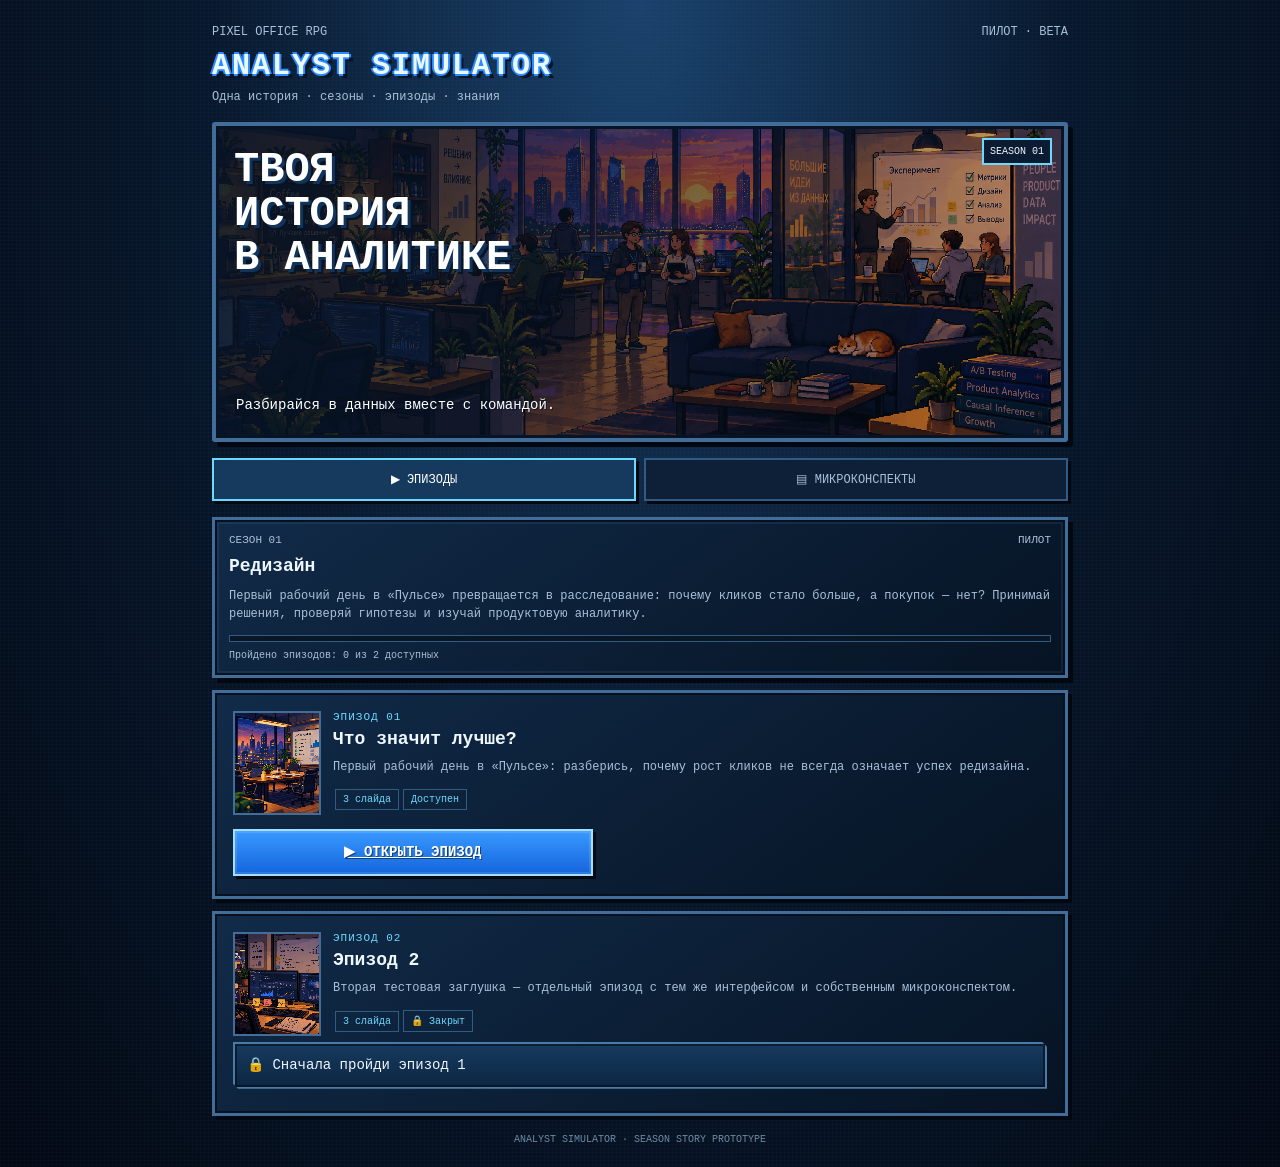
<file: index.html>
<!doctype html>
<html lang="ru"><head><meta charset="utf-8"><meta name="viewport" content="width=device-width,initial-scale=1,viewport-fit=cover"><meta name="theme-color" content="#071426"><title>Analyst Simulator — сезоны и эпизоды</title><link rel="stylesheet" href="engine/styles.css">
<style>
.hero{height:clamp(250px,34vw,320px);background-image:linear-gradient(90deg,rgba(7,20,38,.9),rgba(7,20,38,.25)),url("images/backgrounds/bg_office.png")}
.hero-title{top:22px;left:18px;max-width:70%;font-size:clamp(25px,4.4vw,42px);line-height:1.05;overflow-wrap:normal}
.hero-sub{top:auto;bottom:22px;left:20px;max-width:72%;font-size:clamp(11px,1.3vw,14px);line-height:1.5}
.home-intro{margin:5px 0 16px}.progress-sync-notice{display:none;margin:12px 0;padding:12px 14px;border:2px solid #426d99;background:#0d2038;color:var(--text);font-size:12px;line-height:1.5}.progress-sync-notice.visible{display:block}.progress-sync-notice[data-state="error"]{border-color:#b77b54}.main-tabs{display:grid;grid-template-columns:1fr 1fr;gap:8px;margin:16px 0}.tab-btn{border:2px solid #315b83;background:#0d2038;color:var(--muted);padding:12px 8px;font:inherit;font-size:12px;box-shadow:3px 3px 0 #020812}.tab-btn[aria-selected="true"]{border-color:var(--cyan);background:#153a5d;color:#fff}.tab-panel{display:none}.tab-panel.active{display:block}
.episode-card,.note-card{padding:14px;margin:12px 0;background:linear-gradient(145deg,rgba(17,43,73,.99),rgba(6,19,35,.99));border:3px solid #426d99;box-shadow:inset 0 0 0 2px #06101f,4px 4px 0 #020812;overflow:hidden}.episode-card h2,.note-card h3{margin:0 0 7px}.episode-card p,.note-card p{font-size:12px;line-height:1.55;color:var(--muted);margin-bottom:10px}.episode-number{color:var(--cyan);font-size:11px;letter-spacing:1px}.card-row{display:flex;align-items:flex-start;gap:12px}.episode-thumb{width:88px;min-width:88px;height:104px;background-size:cover;background-position:center;border:2px solid #426d99}.card-copy{flex:1;min-width:0}.episode-card .case-link{display:block;position:static;clip-path:none;transform:none;white-space:normal;overflow-wrap:anywhere;margin:14px 0 2px;clear:both}.note-card summary{cursor:pointer;color:var(--cyan);font-size:12px;margin-top:8px}.note-body{padding-top:10px;line-height:1.6;font-size:12px}.note-body p{margin:0 0 9px}.locked-note{opacity:.8}.progress-caption{font-size:10px;color:var(--muted);margin-top:8px}.cloud-saved{display:inline-flex;align-items:center;justify-content:center;margin:7px 0 0 7px;color:#7ce8c2;font-size:13px;line-height:1;vertical-align:middle;opacity:.9;cursor:help}.cloud-saved:focus{outline:1px solid var(--cyan);outline-offset:2}
@media(max-width:520px){.hero{height:clamp(250px,58vw,300px)}.hero-title{font-size:clamp(26px,7vw,36px);line-height:1}.hero-sub{font-size:12px;max-width:78%}}
@media(min-width:600px){.app{max-width:900px}.episode-card{padding:18px}.episode-card .case-link{max-width:360px}.hero-title{max-width:60%}}
@media(max-width:380px){.episode-thumb{width:68px;min-width:68px;height:86px}.episode-card,.note-card{padding:11px}.tab-btn{font-size:11px}}
</style></head><body><div class="app"><div class="topbar"><span>PIXEL OFFICE RPG</span><span>ПИЛОТ · BETA</span></div><div class="logo">ANALYST SIMULATOR</div><div class="small home-intro">Одна история · сезоны · эпизоды · знания</div><div class="hero pixel"><div class="hero-badge">SEASON 01</div><div class="hero-title">ТВОЯ<br>ИСТОРИЯ<br>В АНАЛИТИКЕ</div><div class="hero-sub">Разбирайся в данных вместе с командой.</div></div><div id="progressSyncNotice" class="progress-sync-notice visible" role="status" aria-live="polite">Проверяем ваш прогресс…</div><div class="main-tabs" role="tablist" aria-label="Разделы игры"><button class="tab-btn" id="episodesTab" role="tab" aria-selected="true" aria-controls="episodesPanel">▶ ЭПИЗОДЫ</button><button class="tab-btn" id="notesTab" role="tab" aria-selected="false" aria-controls="notesPanel">▤ МИКРОКОНСПЕКТЫ</button></div><section class="tab-panel active" id="episodesPanel" role="tabpanel" aria-labelledby="episodesTab"><div class="panel" style="padding:14px"><div class="scene-head"><span>СЕЗОН 01</span><span class="status">ПИЛОТ</span></div><h2>Редизайн</h2><p class="small">Первый рабочий день в «Пульсе» превращается в расследование: почему кликов стало больше, а покупок — нет? Принимай решения, проверяй гипотезы и изучай продуктовую аналитику.</p><div class="progress"><span id="seasonProgress" style="width:0%"></span></div><div class="progress-caption" id="progressCaption">Пройдено эпизодов: 0 из 2 доступных</div></div><div id="episodeCatalog"></div></section><section class="tab-panel" id="notesPanel" role="tabpanel" aria-labelledby="notesTab"><div class="panel" style="padding:14px;margin-bottom:14px"><h2>Библиотека микроконспектов</h2><p class="small">Короткие выводы из эпизодов. Открывай изученные материалы в любой момент, не возвращаясь к началу истории.</p><div class="pill" id="notesCount">2 тестовых конспекта</div></div><div id="notesLibrary"></div></section><div class="footer">ANALYST SIMULATOR · SEASON STORY PROTOTYPE</div></div><script src="https://telegram.org/js/telegram-web-app.js"></script><script src="image-preloader.js"></script><script src="cloud-sync.js"></script><script src="episodes.js"></script></body></html>
</file>
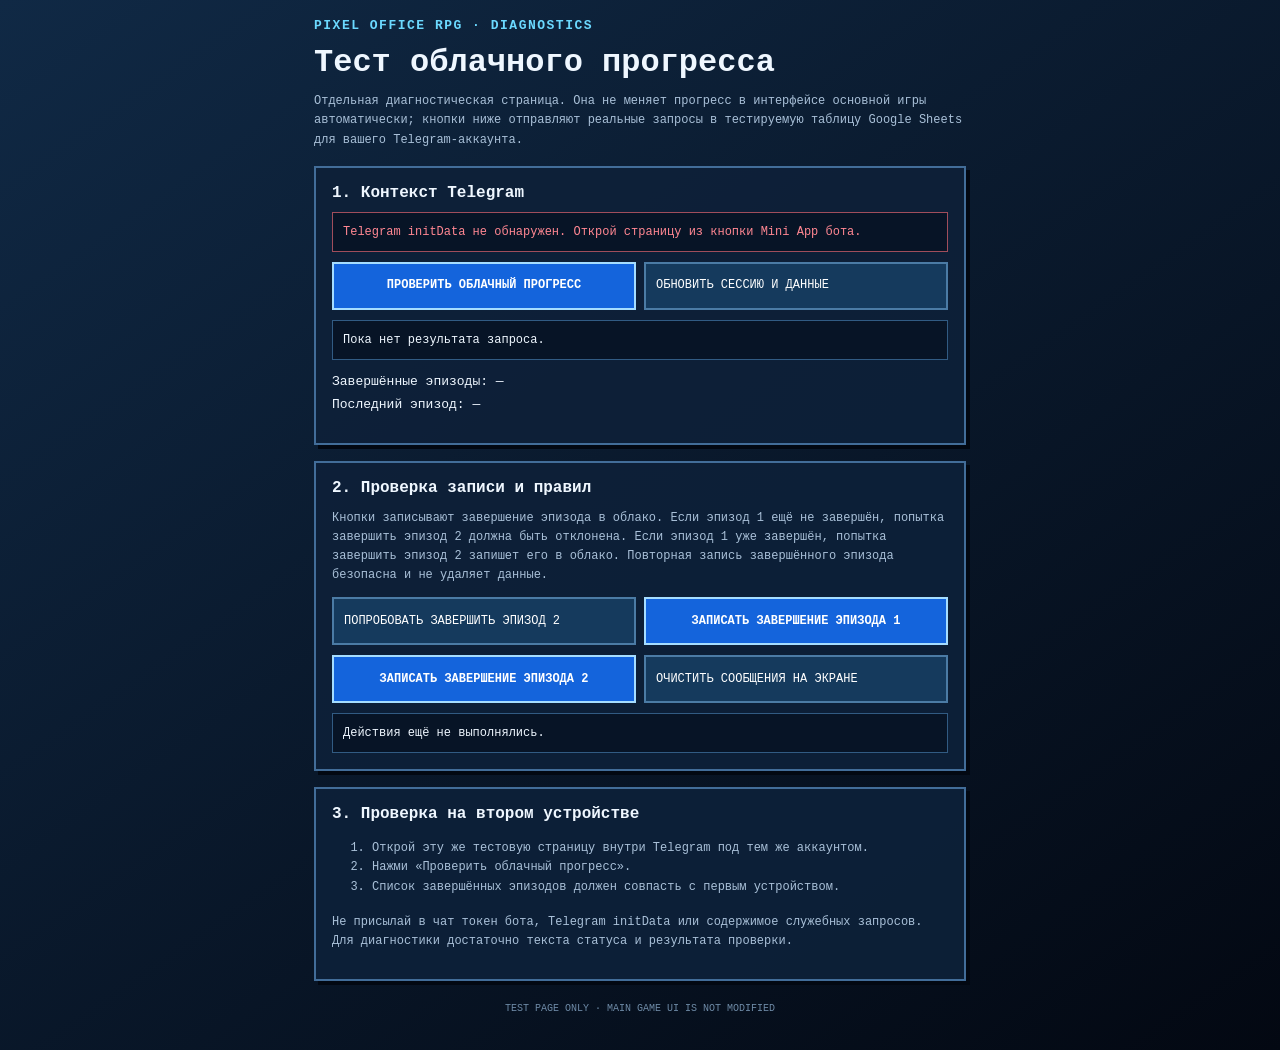
<file: test-sync/index.html>
<!doctype html>
<html lang="ru">
<head>
  <meta charset="utf-8">
  <meta name="viewport" content="width=device-width,initial-scale=1,viewport-fit=cover">
  <meta name="theme-color" content="#071426">
  <title>Тест синхронизации · Analyst Simulator</title>
  <style>
    :root{color-scheme:dark;--bg:#071426;--panel:#102945;--line:#426d99;--cyan:#6bd9ff;--text:#eff7ff;--muted:#a9c0d8;--gold:#ffd166;--green:#8cf0a8;--red:#ff8792}
    *{box-sizing:border-box}body{margin:0;background:linear-gradient(145deg,#102945,#030812);color:var(--text);font-family:"Courier New",monospace;min-height:100vh}
    main{max-width:680px;margin:0 auto;padding:18px 14px 36px}.brand{font-weight:bold;letter-spacing:1.5px;color:var(--cyan);font-size:13px}.panel{margin:16px 0;padding:16px;background:rgba(13,32,56,.95);border:2px solid var(--line);box-shadow:4px 4px 0 #020812}
    h1{font-size:clamp(22px,5vw,32px);line-height:1.1;margin:12px 0}h2{font-size:16px;margin:0 0 10px}p,li{font-size:12px;line-height:1.6;color:var(--muted)}.status{padding:10px;background:#071426;border:1px solid #315b83;font-size:12px;line-height:1.5;overflow-wrap:anywhere}.status.ok{border-color:#438d69;color:var(--green)}.status.err{border-color:#a04d5b;color:var(--red)}.status.warn{border-color:#92763c;color:var(--gold)}
    .row{display:grid;grid-template-columns:1fr 1fr;gap:8px;margin:10px 0}.btn{font:inherit;font-size:12px;line-height:1.4;padding:12px 10px;background:#153a5d;color:#fff;border:2px solid #4b7ba5;text-align:left;cursor:pointer;min-height:48px}.btn.primary{background:#1464dc;border-color:#a5ddff;text-align:center;font-weight:bold}.btn:disabled{opacity:.45;cursor:not-allowed}.progress{font-size:13px;line-height:1.8;margin:10px 0}.foot{font-size:10px;color:#6e8aa6;text-align:center;margin-top:22px}
    @media(max-width:380px){main{padding:12px 10px}.panel{padding:12px}.row{grid-template-columns:1fr}}
  </style>
  <script src="https://telegram.org/js/telegram-web-app.js"></script>
</head>
<body>
<main>
  <div class="brand">PIXEL OFFICE RPG · DIAGNOSTICS</div>
  <h1>Тест облачного прогресса</h1>
  <p>Отдельная диагностическая страница. Она не меняет прогресс в интерфейсе основной игры автоматически; кнопки ниже отправляют реальные запросы в тестируемую таблицу Google Sheets для вашего Telegram-аккаунта.</p>
  <div class="panel">
    <h2>1. Контекст Telegram</h2>
    <div id="telegramStatus" class="status warn">Проверяем, открыта ли страница как Telegram Mini App…</div>
    <div class="row"><button class="btn primary" id="loadBtn">ПРОВЕРИТЬ ОБЛАЧНЫЙ ПРОГРЕСС</button><button class="btn" id="refreshBtn">ОБНОВИТЬ СЕССИЮ И ДАННЫЕ</button></div>
    <div id="progressStatus" class="status">Пока нет результата запроса.</div>
    <div class="progress" id="progressDetails">Завершённые эпизоды: —<br>Последний эпизод: —</div>
  </div>
  <div class="panel">
    <h2>2. Проверка записи и правил</h2>
    <p>Кнопки записывают завершение эпизода в облако. Если эпизод 1 ещё не завершён, попытка завершить эпизод 2 должна быть отклонена. Если эпизод 1 уже завершён, попытка завершить эпизод 2 запишет его в облако. Повторная запись завершённого эпизода безопасна и не удаляет данные.</p>
    <div class="row"><button class="btn" id="episode2Btn">ПОПРОБОВАТЬ ЗАВЕРШИТЬ ЭПИЗОД 2</button><button class="btn primary" id="episode1Btn">ЗАПИСАТЬ ЗАВЕРШЕНИЕ ЭПИЗОДА 1</button></div>
    <div class="row"><button class="btn primary" id="episode2CompleteBtn">ЗАПИСАТЬ ЗАВЕРШЕНИЕ ЭПИЗОДА 2</button><button class="btn" id="clearLogBtn">ОЧИСТИТЬ СООБЩЕНИЯ НА ЭКРАНЕ</button></div>
    <div id="actionStatus" class="status">Действия ещё не выполнялись.</div>
  </div>
  <div class="panel">
    <h2>3. Проверка на втором устройстве</h2>
    <ol>
      <li>Открой эту же тестовую страницу внутри Telegram под тем же аккаунтом.</li>
      <li>Нажми «Проверить облачный прогресс».</li>
      <li>Список завершённых эпизодов должен совпасть с первым устройством.</li>
    </ol>
    <p>Не присылай в чат токен бота, Telegram initData или содержимое служебных запросов. Для диагностики достаточно текста статуса и результата проверки.</p>
  </div>
  <div class="foot">TEST PAGE ONLY · MAIN GAME UI IS NOT MODIFIED</div>
</main>
<script src="./test-sync.js"></script>
</body>
</html>
</file>
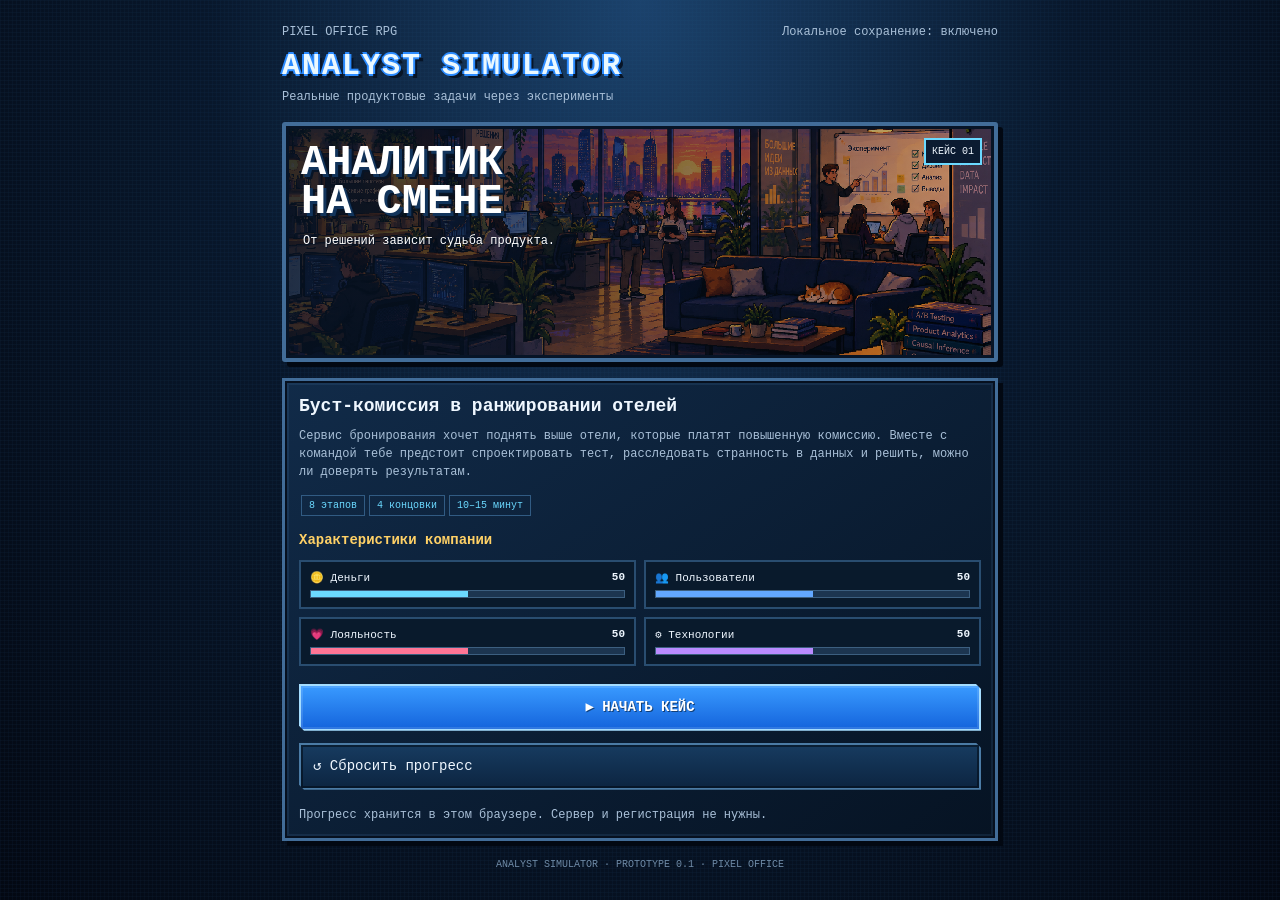
<file: analyst_simulator_prototype.html>
<!doctype html>
<html lang="ru">
<head>
<meta charset="utf-8">
<meta name="viewport" content="width=device-width,initial-scale=1,viewport-fit=cover">
<meta name="theme-color" content="#071426">
<title>Analyst Simulator — Кейс 1</title>
<style>
:root{--bg:#071426;--panel:#0d2038;--panel2:#102945;--line:#315b83;--cyan:#6bd9ff;--blue:#2887ff;--gold:#ffd166;--green:#8cf0a8;--red:#ff6d7d;--text:#eff7ff;--muted:#a9c0d8}
*{box-sizing:border-box}
body{margin:0;background-color:#06101f;background-image:linear-gradient(rgba(40,90,140,.07) 1px,transparent 1px),linear-gradient(90deg,rgba(40,90,140,.07) 1px,transparent 1px),radial-gradient(ellipse at top,#1b426c 0,#08172b 48%,#030812 100%);background-size:4px 4px,4px 4px,auto;color:var(--text);font-family:"Courier New",monospace;min-height:100vh;image-rendering:pixelated}
button{font:inherit;cursor:pointer;color:inherit}
button:focus-visible{outline:3px solid var(--gold);outline-offset:3px}
.app{max-width:760px;margin:0 auto;padding:12px 12px 32px}
.topbar{display:flex;align-items:center;justify-content:space-between;gap:10px;color:var(--muted);font-size:12px;margin:3px 0 12px}
.logo{font-weight:900;letter-spacing:2px;color:#eaf8ff;text-shadow:2px 0 #2b8bff,-2px 0 #2b8bff,0 2px #2b8bff,0 -2px #2b8bff,4px 4px #071426;font-size:clamp(21px,5vw,30px);line-height:1.05}
.pixel{border:3px solid var(--line);box-shadow:inset 0 0 0 2px #06101f,4px 4px 0 #020812;border-radius:3px}
.panel{background:linear-gradient(145deg,rgba(17,43,73,.99),rgba(6,19,35,.99));border:3px solid #426d99;box-shadow:inset 0 0 0 2px #06101f,inset 0 0 0 4px rgba(91,150,205,.12),5px 5px 0 #020812;border-radius:0;position:relative}
.hero{height:220px;position:relative;overflow:hidden;background:linear-gradient(90deg,rgba(7,20,38,.82) 0%,rgba(7,20,38,.48) 55%,rgba(7,20,38,.18) 100%),url("images/backgrounds/bg_office.png") center 52% / cover no-repeat;margin-bottom:16px;border:4px solid #426d99;box-shadow:inset 0 0 0 3px #071426,5px 5px 0 #020812}
.city{position:absolute;bottom:0;width:100%;height:88px;background:linear-gradient(90deg,#101b34 0 8%,transparent 8% 10%,#172746 10% 22%,transparent 22% 25%,#0b1b31 25% 38%,transparent 38% 41%,#172746 41% 57%,transparent 57% 60%,#0b1b31 60% 75%,transparent 75% 78%,#142743 78% 100%);border-top:4px solid #152b4b}
.city:after{content:"";position:absolute;inset:12px 0 0;background:repeating-linear-gradient(90deg,transparent 0 12px,#ffd166 12px 16px,transparent 16px 25px),repeating-linear-gradient(0deg,transparent 0 15px,rgba(103,190,255,.25) 15px 18px,transparent 18px 28px);opacity:.72}
.sun{display:none}.hero .city{display:none}
.hero-title{position:absolute;left:15px;top:18px;max-width:75%;font-size:clamp(26px,7vw,42px);font-weight:900;line-height:.95;color:#fff;text-shadow:3px 3px #12345b,5px 5px #071426}
.hero-sub{position:absolute;left:17px;top:108px;font-size:12px;color:#fff;text-shadow:1px 1px #071426}
.hero-badge{position:absolute;right:12px;top:12px;background:#0b1b31;border:2px solid var(--cyan);padding:6px;font-size:10px}
h1,h2,h3,p{margin-top:0}h2{font-size:18px;line-height:1.3;margin-bottom:9px}h3{font-size:14px;color:var(--gold);margin-bottom:8px}
.small{font-size:12px;color:var(--muted);line-height:1.5}.muted{color:var(--muted)}
.btn{width:100%;text-align:left;background:linear-gradient(180deg,#173b60,#0c2541);border:2px solid #4b7ba5;padding:12px;margin:6px 0;box-shadow:3px 3px 0 #020812,inset 0 0 0 2px rgba(2,12,24,.6);line-height:1.35;font-size:13px;position:relative;clip-path:polygon(0 0,calc(100% - 5px) 0,100% 5px,100% 100%,5px 100%,0 calc(100% - 5px))}
.btn:hover{background:linear-gradient(180deg,#23527e,#123557);border-color:var(--cyan);transform:translate(-1px,-1px);box-shadow:4px 4px 0 #020812,inset 0 0 0 2px rgba(2,12,24,.6)}
.btn.primary{background:linear-gradient(180deg,#399aff,#1464dc);border-color:#a5ddff;text-align:center;font-weight:bold;color:white;text-shadow:1px 1px #124078;box-shadow:3px 3px 0 #020812,inset 0 0 0 2px rgba(255,255,255,.12)}
.btn.primary:hover{background:#4b9cff}
.btn.good{border-color:#4b7ba5}
.btn.warn{border-color:var(--gold)}
.btn.danger{border-color:var(--red)}
.screen{display:none}.screen.active{display:block}
.stats{display:grid;grid-template-columns:1fr 1fr;gap:8px;margin:12px 0}
.stat{background:#091a2c;border:2px solid #294d70;padding:9px;font-size:11px}
.stat-head{display:flex;justify-content:space-between;gap:6px;margin-bottom:6px}
.bar{height:8px;background:#1c3550;border:1px solid #3c5f80}.bar span{display:block;height:100%;background:var(--cyan)}
.stat:nth-child(2) .bar span{background:#63a8ff}.stat:nth-child(3) .bar span{background:#ff7595}.stat:nth-child(4) .bar span{background:#ba8bff}
.scene-head{display:flex;justify-content:space-between;align-items:center;gap:8px;margin-bottom:9px;font-size:11px;color:var(--muted)}
.progress{height:7px;background:#091625;border:1px solid #315b83;flex:1}.progress span{display:block;height:100%;background:linear-gradient(90deg,#2585ff,#6bd9ff)}
.scene-art{height:165px;position:relative;overflow:hidden;background:linear-gradient(180deg,#182e53 0%,#335d80 48%,#243d57 49%,#0b1c30 100%);margin-bottom:12px;border:3px solid #426d99;box-shadow:inset 0 0 0 2px #071426,3px 3px 0 #020812}
.scene-art.office:before{content:"";position:absolute;left:0;right:0;top:0;height:15px;background:#101f36;border-bottom:3px solid #47729a}
.window{position:absolute;top:20px;left:12px;width:36%;height:60px;border:3px solid #547ca0;background:linear-gradient(180deg,#ffb878,#d87876 48%,#233f6c 49%);box-shadow:inset 0 0 0 3px #142b49}
.window:after{content:"";position:absolute;left:48%;top:0;bottom:0;width:4px;background:#547ca0}
.shelf{position:absolute;right:10px;top:22px;width:30%;height:48px;background:#102640;border:3px solid #456b8d}
.shelf:after{content:"▰ ▰ ▰";font-size:12px;color:#ffd166;position:absolute;left:5px;top:8px}
.desk{position:absolute;bottom:14px;left:7%;width:86%;height:28px;background:#754d48;border:3px solid #b57966}
.desk:after{content:"";position:absolute;right:14%;top:-24px;width:48px;height:25px;background:#0a1423;border:3px solid #5d8ab2;box-shadow:0 0 0 3px #071426}
.sprite{position:absolute;bottom:36px;left:38%;width:52px;height:61px;background:#183b5a;border:3px solid #071426;box-shadow:inset 0 0 0 3px #47749b,5px 4px 0 rgba(2,8,18,.45);image-rendering:pixelated}
.sprite:before{content:"";position:absolute;width:28px;height:28px;top:-29px;left:8px;background:#d99b76;border:3px solid #071426;box-shadow:inset 0 7px #49352f,7px 5px 0 -3px #d99b76,-7px 5px 0 -3px #d99b76}
.sprite:after{content:"";position:absolute;left:5px;top:-32px;width:34px;height:11px;background:#27354d;border:2px solid #071426;box-shadow:4px 7px 0 -3px #27354d,-4px 7px 0 -3px #27354d}
.sprite.woman{left:43%;background:#7d355b}.sprite.woman:before{box-shadow:inset 0 7px #4a2b25}
.speech{background:#e8f2ff;color:#0b1b31;border:3px solid #7ba6cf;box-shadow:4px 4px 0 #020812,inset 0 0 0 2px #c8e1fb;padding:13px;font-family:"Courier New",monospace;font-size:13px;line-height:1.5;margin:10px 0;position:relative}
.speaker{color:var(--cyan);font-size:12px;font-weight:bold;margin-bottom:5px}
.choices{margin-top:12px}.btn.selected{border-color:var(--gold)!important;background:linear-gradient(180deg,#594b2a,#332e26)!important;box-shadow:3px 3px 0 #020812,inset 0 0 0 2px rgba(255,209,102,.15)}.section-tag{color:var(--gold);letter-spacing:1px;font-size:11px;text-transform:uppercase}
.choice-label{font-size:11px;color:var(--gold);margin:14px 0 5px}
.note{border-left:4px solid var(--gold);background:#172b42;padding:10px;font-size:12px;line-height:1.5;margin:12px 0}
.metric-grid{display:grid;grid-template-columns:1fr 1fr;gap:8px}
.metric{padding:10px;background:#0a1b2e;border:2px solid #294d70;font-size:11px}
.metric strong{display:block;color:var(--cyan);font-size:16px;margin-top:5px}
.result-row{display:flex;justify-content:space-between;gap:10px;padding:10px;border-bottom:1px solid #294d70;font-size:12px}
.positive{color:var(--green)}.negative{color:var(--red)}
.ending-title{font-size:24px;line-height:1.1;color:var(--gold);text-shadow:2px 2px #071426;margin:6px 0 12px}
.ending-art{height:130px;display:flex;align-items:center;justify-content:center;font-size:52px;background:linear-gradient(180deg,#203e68,#f3a36f 70%,#0c213a 71%);border:3px solid var(--line);margin-bottom:12px}
.footer{margin-top:18px;text-align:center;color:#6e8aa6;font-size:10px}
.pill{display:inline-block;padding:4px 7px;border:1px solid var(--line);color:var(--cyan);font-size:10px;margin:2px}
@media(min-width:600px){.app{padding:22px}.hero{height:240px}.scene-art{height:170px}.speech{font-size:14px}.btn{font-size:14px}}

/* Actual pixel-art assets */
.scene-art{height:clamp(210px,42vw,310px);background-size:cover;background-position:center 35%;background-repeat:no-repeat;image-rendering:pixelated;isolation:isolate}
.scene-art:before{content:"";position:absolute;inset:0;background:linear-gradient(0deg,rgba(4,10,22,.25),transparent 55%);z-index:0}
.scene-art .window,.scene-art .shelf,.scene-art .desk{display:none!important}
.character-sprite{position:absolute;z-index:1;bottom:-8%;right:3%;height:112%;width:auto;max-width:62%;object-fit:contain;object-position:bottom;image-rendering:pixelated;filter:drop-shadow(3px 3px 0 rgba(2,8,18,.55))}
.scene-art.no-character .character-sprite{display:none}
/* RPG dialogue overlay: character and location remain visible behind the speech window */
.scene-art{height:clamp(350px,58vh,520px);margin-bottom:10px;background-position:center 42%}
.scene-art:after{content:"";position:absolute;inset:0;z-index:0;background:linear-gradient(90deg,rgba(3,12,25,.28),transparent 65%),linear-gradient(0deg,rgba(3,10,20,.28),transparent 45%);pointer-events:none}
.character-sprite{height:96%;max-width:64%;right:0;bottom:-2%;z-index:1}
.dialogue-overlay{position:absolute;z-index:2;left:12px;top:12px;width:min(57%,390px);max-height:calc(100% - 24px);overflow:auto;background:rgba(8,25,45,.94);border:3px solid #78a8d4;box-shadow:4px 4px 0 rgba(1,7,16,.8),inset 0 0 0 2px #0a1b30;padding:11px;color:#eff7ff}
.dialogue-kicker{font-size:clamp(10px,2.7vw,13px);font-weight:bold;color:var(--cyan);margin-bottom:7px;line-height:1.3}
.dialogue-title{font-size:clamp(15px,3.8vw,21px);line-height:1.15;margin:0 0 8px;color:#fff}
.dialogue-overlay .speech{margin:0;background:transparent;color:#eff7ff;border:0;box-shadow:none;padding:0;font-size:clamp(12px,2.9vw,15px);line-height:1.45}
.scene-content{padding:10px 12px}
@media(max-width:520px){.scene-art{height:clamp(360px,58svh,500px)}.dialogue-overlay{left:8px;top:8px;width:58%;padding:9px;max-height:78%}.character-sprite{height:78%;max-width:72%;right:-2%;bottom:-1%}.dialogue-kicker{font-size:10px}.dialogue-title{font-size:15px}.dialogue-overlay .speech{font-size:12px;line-height:1.4}.scene-content{padding:9px}.context-note{font-size:11px;padding:8px;margin:8px 0}.choice-label{margin:9px 0 4px}.choices{margin-top:6px}.btn{padding:9px 10px;margin:4px 0;font-size:12px}}
@media(min-width:600px){.scene-art{height:clamp(360px,58vh,500px)}}
.ending-art{height:clamp(210px,52vw,340px);margin:10px 0 14px;border:3px solid #426d99;box-shadow:inset 0 0 0 2px #071426,3px 3px 0 #020812;background-size:cover;background-position:center;background-repeat:no-repeat;image-rendering:pixelated;border-radius:2px}

/* Batch update: narrative-first screens, event cards, dashboard and typewriter */
.context-note{display:none!important}
.scene-content{padding:10px 12px 12px}
.scene-art{height:clamp(330px,55svh,500px)}
.dialogue-overlay{width:min(62%,430px);background:rgba(5,19,35,.94);border-color:#6bd9ff}
.dialogue-kicker{color:#6bd9ff;text-transform:uppercase;letter-spacing:.5px}
.dialogue-overlay .speech{min-height:3em}
.dialogue-overlay.typing{cursor:pointer}
.dialogue-hint{font-size:10px;color:#9bb9d6;margin-top:8px}
.event-panel{min-height:60vh;display:flex;flex-direction:column;justify-content:center}
.event-icon{font-size:42px;color:var(--cyan);margin:18px 0 8px;text-shadow:3px 3px #071426}
.event-facts{margin:18px 0;border-top:1px solid var(--line)}
.event-fact{display:flex;justify-content:space-between;gap:16px;padding:11px 0;border-bottom:1px solid var(--line);font-size:12px}
.event-fact span{color:var(--muted)}
.dashboard-head{border-bottom:1px solid var(--line);padding:6px 0 14px;margin-bottom:12px}
.dashboard-grid{display:grid;grid-template-columns:repeat(2,minmax(0,1fr));gap:9px;margin:12px 0}
.dash-card{background:#091a2c;border:2px solid #294d70;padding:12px;min-width:0}
.primary-metric{border-color:#4d8fc5}
.dash-label{font-size:10px;color:var(--muted);letter-spacing:.6px}
.dash-value{font-size:clamp(20px,5vw,28px);font-weight:bold;margin:8px 0 5px;color:var(--cyan)}
.dash-foot{font-size:10px;color:var(--muted);margin-top:10px;padding-top:8px;border-top:1px solid #294d70}
.dash-section{margin:18px 0}
.warn-pill{color:var(--gold);border-color:#92763c}
@media(max-width:520px){.dialogue-overlay{width:63%;max-height:78%}.scene-art{height:clamp(340px,56svh,470px)}.dashboard-grid{gap:7px}.dash-card{padding:9px}.event-fact{font-size:11px}}

</style>
</head>
<body>
<div class="app">
  <div class="topbar"><span>PIXEL OFFICE RPG</span><span id="saveStatus">Локальное сохранение: включено</span></div>
  <div class="logo">ANALYST SIMULATOR</div>
  <div class="small" style="margin:5px 0 16px">Реальные продуктовые задачи через эксперименты</div>

  <section id="home" class="screen active">
    <div class="hero pixel"><div class="sun"></div><div class="city"></div><div class="hero-badge">КЕЙС 01</div><div class="hero-title">АНАЛИТИК<br>НА СМЕНЕ</div><div class="hero-sub">От решений зависит судьба продукта.</div></div>
    <div class="panel" style="padding:14px">
      <h2>Буст-комиссия в ранжировании отелей</h2>
      <p class="small">Сервис бронирования хочет поднять выше отели, которые платят повышенную комиссию. Вместе с командой тебе предстоит спроектировать тест, расследовать странность в данных и решить, можно ли доверять результатам.</p>
      <div class="pill">8 этапов</div><div class="pill">4 концовки</div><div class="pill">10–15 минут</div>
      <h3 style="margin-top:14px">Характеристики компании</h3>
      <div id="homeStats" class="stats"></div>
      <button class="btn primary" onclick="startGame()">▶ НАЧАТЬ КЕЙС</button>
      <button class="btn" onclick="resetProgress()">↺ Сбросить прогресс</button>
      <p class="small" style="margin:10px 0 0">Прогресс хранится в этом браузере. Сервер и регистрация не нужны.</p>
    </div>
  </section>

  <section id="game" class="screen">
    <div class="scene-head"><span id="sceneCounter">СЦЕНА 1 / 7</span><div class="progress"><span id="progressBar" style="width:14%"></span></div><button class="btn" style="width:auto;padding:5px 8px;margin:0" onclick="goHome()">⌂</button></div>
    <div id="sceneArt" class="scene-art">
      <img id="sprite" class="character-sprite" alt="">
      <div class="dialogue-overlay">
        <div id="speaker" class="dialogue-kicker">Елена · директор</div>
        <h2 id="sceneTitle" class="dialogue-title">Новая идея</h2>
        <div id="dialogue" class="speech"></div>
      </div>
    </div>
    <div class="panel scene-content">
      <div id="context" class="note context-note"></div>
      <div class="choice-label">ВЫБЕРИ ДЕЙСТВИЕ</div>
      <div id="choices" class="choices"></div>
      <div id="feedback" class="note" style="display:none"></div>
      <button id="continueBtn" class="btn primary" style="display:none" onclick="continueScene()">ПРОДОЛЖИТЬ →</button>
    </div>
  </section>

  <section id="event" class="screen">
    <div class="panel event-panel" style="padding:18px">
      <div class="scene-head"><span id="eventEyebrow">СОБЫТИЕ</span><span class="pill">КЕЙС 01</span></div>
      <div class="event-icon" id="eventIcon">▶</div>
      <h2 id="eventTitle">Эксперимент запущен</h2>
      <p id="eventText" class="small"></p>
      <div id="eventFacts" class="event-facts"></div>
      <button id="eventButton" class="btn primary" onclick="continueEvent()">ПРОДОЛЖИТЬ →</button>
    </div>
  </section>

  <section id="results" class="screen">
    <div class="panel dashboard" style="padding:14px">
      <div class="scene-head"><span>ЭКСПЕРИМЕНТ · ИТОГИ</span><span class="pill">ДЕНЬ 21 / 21</span></div>
      <div class="dashboard-head"><div><div class="small">EXPERIMENT PLATFORM / HOTEL SEARCH</div><h2 style="margin:5px 0">Hotel Commission Boost</h2><span class="pill">Завершён</span><span class="pill warn-pill">Требуется диагностика</span></div></div>
      <div class="dashboard-grid">
        <div class="dash-card primary-metric"><div class="dash-label">ОСНОВНАЯ МЕТРИКА</div><div class="dash-value positive">+1,8%</div><div class="small">Комиссия на пользователя поиска</div><div class="dash-foot">Статистически значимо по текущему анализу</div></div>
        <div class="dash-card"><div class="dash-label">ЗАЩИТНЫЕ МЕТРИКИ</div><div class="dash-value negative">Риск</div><div class="small">Конверсия и отмены/возвраты ухудшились</div></div>
        <div class="dash-card"><div class="dash-label">КАЧЕСТВО ДАННЫХ</div><div class="dash-value negative">SRM</div><div class="small">p = 0,002 на 8-й день; причина не установлена</div></div>
        <div class="dash-card"><div class="dash-label">ДИЗАЙН</div><div class="dash-value">60 кластеров</div><div class="small">Ожидаемые доли зависят от размера и назначения кластеров</div></div>
      </div>
      <div class="dash-section"><h3>Что видно в данных</h3><div class="result-row"><span>Комиссионная выручка на пользователя поиска</span><strong class="positive">+1,8%</strong></div><div class="result-row"><span>Статистическая значимость</span><strong class="positive">Достигнута*</strong></div><div class="result-row"><span>Конверсия в бронирование</span><strong class="negative">Ухудшилась</strong></div><div class="result-row"><span>Отмены и возвраты</span><strong class="negative">Ухудшились</strong></div><div class="result-row"><span>SRM / корректность распределения</span><strong class="negative">Не объяснено</strong></div></div>
      <div class="note">* Значимость по текущему анализу не гарантирует валидность оценки. Точные размеры ухудшения защитных метрик, p-value основной метрики и доверительный интервал в исходных данных не заданы — они не подставляются искусственно.</div>
      <button class="btn primary" onclick="showFinalDecision()">ПОДГОТОВИТЬ РЕКОМЕНДАЦИЮ →</button>
    </div>
  </section>
  <section id="ending" class="screen">
    <div class="panel" style="padding:14px">
      <div class="scene-head"><span id="endingCounter">ФИНАЛ</span><span class="pill">КЕЙС 01</span></div>
      <div id="endingArt" class="ending-art">🏆</div>
      <div id="endingTitle" class="ending-title">Решение на основе данных</div>
      <p id="endingText" style="font-size:13px;line-height:1.55"></p>
      <div id="endingRating" class="note"></div>
      <h3>Изменение характеристик</h3>
      <div id="endingStats" class="stats"></div>
      <button class="btn primary" onclick="showDebrief()">ПОСМОТРЕТЬ РАЗБОР →</button>
      <button class="btn" onclick="goHome()">В ГЛАВНОЕ МЕНЮ</button>
    </div>
  </section>

  <section id="debrief" class="screen">
    <div class="panel" style="padding:14px">
      <div class="scene-head"><span>ПОСЛЕ ИГРЫ</span><span class="pill">РАЗБОР</span></div>
      <h2>Что важно запомнить</h2>
      <div id="debriefContent"></div>
      <h3 style="margin-top:16px">Твои решения</h3>
      <div id="decisionHistory"></div>
      <button class="btn primary" onclick="startGame()">↻ ПРОЙТИ ЕЩЁ РАЗ</button>
      <button class="btn" onclick="goHome()">В ГЛАВНОЕ МЕНЮ</button>
    </div>
  </section>
  <div class="footer">ANALYST SIMULATOR · PROTOTYPE 0.1 · PIXEL OFFICE</div>
</div>
<script>
const initialStats={money:50,users:50,loyalty:50,tech:50};
const statMeta=[["money","Деньги","🪙"],["users","Пользователи","👥"],["loyalty","Лояльность","💗"],["tech","Технологии","⚙️"]];
let stats={...initialStats}, decisions=[], sceneIndex=0, currentScene=null, chosen=null, recommendation=null, nextStep=null, endingId=null, typingTimer=null, fullDialogue="", dialogueRevealed=false, pendingEvent=null;
const scenes=[
{id:"intro",n:1,title:"Новая идея",speaker:"Елена · директор",sprite:"",dialogue:"У нас появилась возможность увеличить доход от поиска отелей. Партнёры готовы платить повышенную комиссию за дополнительную видимость в выдаче. Но если пользователи перестанут находить подходящие отели, мы можем потерять больше, чем заработаем.",context:"800 000 уникальных пользователей поиска в день · базовая конверсия 4% · средняя комиссия 1 200 ₽ · срок эксперимента 3 недели.",choices:[
{key:"A",text:"Сразу выбрать конверсию в бронирование",feedback:"Конверсия важна, но сама по себе не измеряет комиссионную выручку.",lesson:"Начинай с бизнес-цели и решения, которое должен поддержать эксперимент.",flag:"conversion_first"},
{key:"B",text:"Сформулировать бизнес-гипотезу и экономический эффект",feedback:"Хороший старт: фиксируем, какое решение должен поддержать эксперимент.",lesson:"Основная гипотеза должна связывать изменение продукта с измеримым бизнес-эффектом.",flag:"business_first",good:true},
{key:"C",text:"Сравнить отели с повышенной комиссией и остальные",feedback:"Отели могут изначально различаться. Такое сравнение не изолирует эффект ранжирования.",lesson:"Наблюдаемая разница не равна причинному эффекту.",flag:"observational"}
]},
{id:"metrics",n:2,title:"Что считать успехом?",speaker:"Антон · старший аналитик",dialogue:"Нам нужна метрика, которая отвечает на бизнес-вопрос. Остальные показатели помогут понять, за счёт чего возник эффект и какой ценой он достигнут.",context:"Максим предлагает CTR: если кликов больше, значит, ранжирование работает. Мария напоминает: клик ещё не означает, что пользователь нашёл подходящий отель.",choices:[
{key:"A",text:"CTR — доля пользователей, кликнувших на отель",feedback:"CTR полезен как ранний диагностический сигнал, но не измеряет непосредственно комиссионную выручку.",lesson:"Не заменяй основную бизнес-метрику прокси-показателем.",flag:"metric_ctr"},
{key:"B",text:"Средняя комиссия среди совершённых бронирований",feedback:"Метрика может вырасти даже при сокращении числа бронирований и зависит от того, кто в итоге забронировал.",lesson:"Будь осторожен с метриками, рассчитанными только на постфактум отобранной группе.",flag:"metric_avg_commission"},
{key:"C",text:"Комиссионная выручка на пользователя поиска",feedback:"Это соответствует бизнес-вопросу. Для пользователей без бронирования выручка равна нулю; атрибуцию и отмены нужно определить заранее.",lesson:"Основная метрика должна соответствовать цели и иметь зафиксированные правила расчёта.",flag:"metric_revenue",good:true},
{key:"D",text:"Количество бронирований",feedback:"Полезно для понимания объёма, но не учитывает различия в комиссии между бронированиями.",lesson:"Выбирай метрику по экономическому механизму, а не по привычке.",flag:"metric_bookings"}
]},
{id:"design",n:3,title:"Как провести эксперимент?",speaker:"Антон · старший аналитик",dialogue:"У нас ограниченный инвентарь отелей. Если один пользователь забронировал последний номер, другому он уже недоступен. Значит, результат одного участника может влиять на другого.",context:"Есть 60 географических кластеров. Географическая рандомизация может уменьшить часть интерференции, но не гарантирует, что рынки независимы: пользователи из разных регионов могут конкурировать за те же номера.",choices:[
{key:"A",text:"Рандомизация пользователей",feedback:"Много единиц рандомизации, но пользователи теста и контроля могут конкурировать за один и тот же инвентарь.",lesson:"Проверяй предположение об отсутствии интерференции.",flag:"design_user"},
{key:"B",text:"Рандомизация отелей",feedback:"Отели конкурируют в одной выдаче, поэтому воздействие на один объект может влиять на другие.",lesson:"Учитывай конкуренцию между объектами и изменение доступного инвентаря.",flag:"design_hotels"},
{key:"C",text:"Рассмотреть географическую кластерную рандомизацию",feedback:"Это кандидат на дизайн, но нужно обосновать границы рынков и определить целевой эффект.",lesson:"Единица рандомизации должна соответствовать структуре интерференции.",flag:"design_geo",good:true},
{key:"D",text:"Отказаться от эксперимента из-за интерференции",feedback:"Сначала стоит выяснить, можно ли ограничить интерференцию и определить интерпретируемый эффект.",lesson:"Риск — повод улучшить дизайн, а не обязательно отказаться от исследования.",flag:"design_abort"}
]},
{id:"power",n:4,title:"Хватит ли нам данных?",speaker:"Антон · старший аналитик",dialogue:"Мы рандомизируем 60 кластеров, а не миллионы независимых пользователей. Чтобы понять, какой эффект сможем обнаружить, нужно оценить MDE и мощность под конкретный дизайн.",context:"Целевые настройки: двусторонний уровень значимости 5%, мощность 80%. Численный MDE нельзя честно определить без исторической вариации и симуляции.",choices:[
{key:"A",text:"Считать всех пользователей независимыми",feedback:"Такой расчёт может завысить мощность при внутрикластерной корреляции.",lesson:"Миллионы пользователей не равны миллионам независимых единиц рандомизации.",flag:"power_naive"},
{key:"B",text:"Симулировать запланированный дизайн на исторических данных по кластерам",feedback:"Так можно учесть размеры кластеров, вариацию, временную структуру и метод анализа.",lesson:"MDE оценивают для конкретного дизайна; экономически значимый эффект задают отдельно.",flag:"power_simulation",good:true},
{key:"C",text:"Взять MDE из другого эксперимента",feedback:"Другая метрика или единица рандомизации могут означать другую дисперсию и мощность.",lesson:"Не переноси MDE без проверки сопоставимости.",flag:"power_borrow"},
{key:"D",text:"Просто увеличить длительность эксперимента",feedback:"Больше дней могут помочь, но не гарантируют нужную мощность: важны сезонность и автокорреляция.",lesson:"Длительность — не универсальная замена расчёту мощности.",flag:"power_duration"}
]},
{id:"srm",n:5,title:"Восемь дней после запуска",speaker:"Света · инженер данных",dialogue:"На дашборде доля пользователей 47/53, SRM-тест показывает p = 0,002. При этом выручка в тесте выглядит выше. Максим предлагает не тормозить эксперимент.",context:"Мы распределяли географические кластеры, а они разного размера. Поэтому сначала нужно рассчитать ожидаемые доли пользователей по фактически назначенным кластерам — 50/50 нельзя предполагать автоматически.",choices:[
{key:"A",text:"Игнорировать SRM: доход растёт",feedback:"Положительный тренд не объясняет возможную проблему назначения или данных.",lesson:"Не ставь предварительный эффект выше валидности измерения.",flag:"srm_ignore"},
{key:"B",text:"Объявить эксперимент сломанным и удалить данные",feedback:"SRM — диагностический сигнал, а не диагноз причины. Данные нужно исследовать.",lesson:"Не делай вывод о причине до расследования.",flag:"srm_discard"},
{key:"C",text:"Проверить ожидаемые доли, назначение, экспозицию и пайплайн",feedback:"Правильный путь: сначала сравниваем фактическое распределение с ожидаемым при реальном дизайне.",lesson:"Проверяй распределение кластеров, экспозицию, фильтры, события, дубли и пропуски.",flag:"srm_diagnose",good:true},
{key:"D",text:"Перераспределить пользователей до 50/50",feedback:"Вмешательство после назначения может нарушить дизайн и внести смещение.",lesson:"Не исправляй рандомизацию постфактум произвольным перераспределением.",flag:"srm_rebalance"}
]},
{id:"diagnostics",n:5,title:"Проверка качества данных",speaker:"Света · инженер данных",dialogue:"Мы проверим фактическое назначение 60 кластеров, ожидаемую долю пользователей по их размерам, фактическую экспозицию, фильтры, дубли, пропущенные события и пайплайн.",context:"Операционное решение остановить потенциально вредное изменение и статистический вывод о причинном эффекте — разные вопросы.",choices:[
{key:"A",text:"Сначала проверить ожидаемое распределение, затем назначение, экспозицию и события",feedback:"Последовательная диагностика помогает локализовать расхождение и оценить пригодность данных.",lesson:"Сначала ожидаемое распределение, затем источники расхождения. Не придумывай причину заранее.",flag:"diagnostics_complete",good:true},
{key:"B",text:"Проверить только дашборд",feedback:"Дашборд показывает симптом, но может не объяснять источник расхождения.",lesson:"Проверяй данные на уровне назначения, экспозиции и событий.",flag:"diagnostics_dashboard"},
{key:"C",text:"Подождать до конца эксперимента",feedback:"Ожидание не устраняет причину и может привести к накоплению неинтерпретируемых данных.",lesson:"Диагностические сигналы нужно расследовать своевременно.",flag:"diagnostics_wait"}
]}
];
const debrief=[
["Метрики","Основная метрика — комиссионная выручка на пользователя поиска, включая нули для пользователей без бронирования. CTR и клики — диагностические сигналы. Конверсия, отмены, возвраты, удовлетворённость и технические показатели — защитные метрики."],
["Дизайн и интерференция","Пользователи могут конкурировать за ограниченный инвентарь. Географическая кластеризация — кандидат на снижение интерференции, но не гарантия независимости рынков."],
["MDE и мощность","Мощность нужно оценивать на исторических данных под реальную единицу рандомизации и выбранный анализ. Численный MDE нельзя выводить только из количества пользователей."],
["SRM","При кластерной рандомизации ожидаемые доли пользователей зависят от назначенных кластеров и их размеров. p = 0,002 — сигнал к диагностике, но не доказательство конкретной причины."],
["Финальное решение","При неустановленной причине SRM и ухудшении защитных метрик нельзя безоговорочно интерпретировать рост выручки как достаточное основание для масштабирования. Сначала выясни пригодность данных и спланируй следующий шаг."]
];
function el(id){return document.getElementById(id)}
function showScreen(id){document.querySelectorAll(".screen").forEach(s=>s.classList.remove("active"));el(id).classList.add("active");window.scrollTo({top:0,behavior:"smooth"})}
function statMarkup(vals){return statMeta.map(([k,label,icon])=>`<div class="stat"><div class="stat-head"><span>${icon} ${label}</span><strong>${vals[k]}</strong></div><div class="bar"><span style="width:${vals[k]}%"></span></div></div>`).join("")}
function updateHome(){el("homeStats").innerHTML=statMarkup(stats)}
function save(){try{localStorage.setItem("analystSimulatorSave",JSON.stringify({stats,decisions}));el("saveStatus").textContent="Локальное сохранение: включено"}catch(e){el("saveStatus").textContent="Сохранение недоступно"}}
function load(){try{const x=JSON.parse(localStorage.getItem("analystSimulatorSave"));if(x&&x.stats){stats={...initialStats,...x.stats};decisions=x.decisions||[]}}catch(e){}updateHome()}
function startGame(){decisions=[];sceneIndex=0;recommendation=null;nextStep=null;endingId=null;chosen=null;save();showScreen("game");renderScene(scenes[0])}
function goHome(){updateHome();save();showScreen("home")}
function resetProgress(){if(confirm("Сбросить характеристики и историю прохождений?")){stats={...initialStats};decisions=[];localStorage.removeItem("analystSimulatorSave");updateHome();showScreen("home")}}
function typeDialogue(text){if(typingTimer)clearInterval(typingTimer);fullDialogue=text||"";dialogueRevealed=false;const box=el("dialogue");box.textContent="";const overlay=document.querySelector(".dialogue-overlay");overlay.classList.add("typing");let i=0;typingTimer=setInterval(()=>{i++;box.textContent=fullDialogue.slice(0,i);if(i>=fullDialogue.length){clearInterval(typingTimer);typingTimer=null;dialogueRevealed=true;overlay.classList.remove("typing");const hint=el("dialogueHint");if(hint)hint.textContent="";el("choices").style.visibility="visible"}},18);overlay.onclick=()=>{if(typingTimer){clearInterval(typingTimer);typingTimer=null;box.textContent=fullDialogue;dialogueRevealed=true;overlay.classList.remove("typing");const hint=el("dialogueHint");if(hint)hint.textContent="";el("choices").style.visibility="visible"}};}
function renderScene(scene){currentScene=scene;chosen=null;el("feedback").style.display="none";el("continueBtn").style.display="none";el("continueBtn").textContent="ПРОДОЛЖИТЬ →";el("sceneCounter").textContent=`СЦЕНА ${scene.n} / 7`;el("progressBar").style.width=`${Math.min(100,scene.n/7*100)}%`;el("speaker").textContent=scene.speaker;el("sceneTitle").textContent=scene.title;el("context").textContent=scene.context;
 const art=el("sceneArt");const bgMap={intro:"bg_meeting.png",metrics:"bg_analytics.png",design:"bg_meeting.png",power:"bg_analytics.png",srm:"bg_meeting.png",diagnostics:"bg_analytics.png",final:"bg_meeting.png",nextstep:"bg_meeting.png"};art.style.backgroundImage=`url("images/backgrounds/${bgMap[scene.id]||"bg_office.png"}")`;
 let char="";if(/Елена/.test(scene.speaker))char=scene.id==="intro"?"elena_smile.png":"elena_normal.png";else if(/Антон/.test(scene.speaker))char=scene.id==="srm"?"anton_surprised.png":scene.id==="power"?"anton_think.png":"anton_normal.png";else if(/Максим/.test(scene.speaker))char="maxim_normal.png";else if(/Света/.test(scene.speaker))char="sveta_normal.png";else if(/Ирина/.test(scene.speaker))char="irina.png";else if(/Мария/.test(scene.speaker))char="elena_normal.png";
 const sprite=el("sprite");if(char){sprite.src="images/characters/"+char;sprite.alt=scene.speaker.split("·")[0].trim();art.classList.remove("no-character")}else{sprite.removeAttribute("src");sprite.alt="";art.classList.add("no-character")}
 // Story information lives in the character's dialogue, not in a duplicated yellow strip.
 const dialogueText=scene.id==="intro"?scene.dialogue+" У нас около 800 тысяч пользователей поиска в день, базовая конверсия — 4%, средняя комиссия — примерно 1 200 рублей. План — три недели. Дима, возьмёшь эксперимент?":scene.id==="metrics"?scene.dialogue+" Максим предлагает смотреть на CTR, но клик ещё не означает бронирование. Что будем считать успехом?":scene.id==="design"?scene.dialogue+" У нас 60 географических кластеров. Какой дизайн лучше учитывает эту проблему?":scene.id==="power"?scene.dialogue+" Исторические данные по кластерам помогут оценить MDE и мощность. Как поступим?":scene.id==="srm"?scene.dialogue+" Ирина предлагает сначала понять, какое распределение вообще ожидалось. С чего начнёшь?":scene.id==="diagnostics"?scene.dialogue+" Какой шаг поможет локализовать проблему?":scene.dialogue;
 el("choices").innerHTML=scene.choices.map((c,i)=>`<button class="btn" data-choice="${i}"><strong>${c.key}.</strong> ${c.text}</button>`).join("");el("choices").style.visibility="hidden";el("choices").querySelectorAll("button").forEach(b=>b.addEventListener("click",()=>choose(Number(b.dataset.choice))));
 const overlay=document.querySelector(".dialogue-overlay");if(!el("dialogueHint")){const hint=document.createElement("div");hint.id="dialogueHint";hint.className="dialogue-hint";hint.textContent="Нажми на диалог, чтобы показать реплику целиком";overlay.appendChild(hint)}else el("dialogueHint").textContent="Нажми на диалог, чтобы показать реплику целиком";typeDialogue(dialogueText);
}
function choose(i){if(chosen!==null||!dialogueRevealed)return;chosen=i;const c=currentScene.choices[i];decisions.push({scene:currentScene.title,choice:c.text,flag:c.flag,lesson:c.lesson,good:!!c.good});if(currentScene.id==="final"){recommendation=c.flag;if(c.flag==="recommend_abandon"){finish("abandon");return;}if(c.flag==="recommend_rollout"){finish("bad");return;}}
if(currentScene.id==="nextstep"){nextStep=c.flag;finish((recommendation==="recommend_hold"&&(c.flag==="next_diagnose"||c.flag==="next_redesign"))?"good":"compromise");return;}
el("choices").querySelectorAll("button").forEach((b,j)=>{b.disabled=true;if(j===i)b.style.borderColor=c.good?"var(--green)":"var(--gold)";b.style.opacity=j===i?"1":".55"});el("feedback").style.display="block";el("feedback").innerHTML=`<strong>${c.good?"✓ Разумный ход":"! Последствие выбора"}</strong><br>${c.feedback}<br><br><span style="color:var(--cyan)">Что важно:</span> ${c.lesson}`;el("continueBtn").style.display="block";save()}
function continueScene(){if(currentScene.id==="final"){showNextStep();return;}if(currentScene.id==="diagnostics"){showEvent("complete");return;}if(currentScene.id==="srm"){renderScene(scenes.find(s=>s.id==="diagnostics"));return;}const nextMap={intro:"metrics",metrics:"design",design:"power",power:"srm"};const next=scenes.find(s=>s.id===nextMap[currentScene.id]);if(currentScene.id==="power"){pendingEvent="launch";showEvent("launch");return;}if(next)renderScene(next)}
function showEvent(type){pendingEvent=type;const launch=type==="launch";el("eventEyebrow").textContent=launch?"СОБЫТИЕ · ДЕНЬ 0":"СОБЫТИЕ · ДЕНЬ 21";el("eventIcon").textContent=launch?"▶":"✓";el("eventTitle").textContent=launch?"Эксперимент запущен":"Эксперимент завершён";el("eventText").textContent=launch?"Дизайн согласован. Теперь команда наблюдает за экспериментом и не меняет правила анализа по ходу теста.":"Три недели закончились. Данные собраны, но перед решением о раскатке нужно проверить качество эксперимента и защитные метрики.";el("eventFacts").innerHTML=launch?'<div class="event-fact"><span>Гипотеза</span><strong>Буст комиссии повысит доход на пользователя поиска</strong></div><div class="event-fact"><span>План</span><strong>3 недели · 60 геокластеров</strong></div><div class="event-fact"><span>Основная метрика</span><strong>Комиссия на пользователя поиска</strong></div>':'<div class="event-fact"><span>Статус</span><strong>Сбор данных завершён</strong></div><div class="event-fact"><span>Открытый вопрос</span><strong>Причина SRM не установлена</strong></div><div class="event-fact"><span>Далее</span><strong>Проверка результатов и решение команды</strong></div>';el("eventButton").textContent=launch?"ПЕРЕЙТИ К МОНИТОРИНГУ →":"ОТКРЫТЬ РЕЗУЛЬТАТЫ →";showScreen("event")}
function continueEvent(){if(pendingEvent==="launch"){renderScene(scenes.find(s=>s.id==="srm"));showScreen("game")}else{showScreen("results")}}
function showFinalDecision(){const s={id:"final",n:6,title:"Что рекомендуешь директору?",speaker:"Антон · старший аналитик",dialogue:"Выручка на пользователя выросла на 1,8% и текущий анализ показывает статистическую значимость. Но конверсия и отмены ухудшились, а причина SRM пока не установлена. Какую рекомендацию ты дашь?",context:"Точные размеры ухудшения защитных метрик и доверительные интервалы не заданы. Не додумывай их: сначала выясни качество измерения и оцени последствия.",choices:[
{key:"A",text:"Раскатить изменение на всех",feedback:"Ты игнорируешь нерешённый SRM и ухудшение защитных метрик.",lesson:"Статистическая значимость не исправляет проблемы дизайна и данных.",flag:"recommend_rollout"},
{key:"B",text:"Не раскатывать; диагностировать SRM и защитные метрики",feedback:"Ты не объявляешь эффект доказанным, пока не проверена надёжность измерения.",lesson:"При неопределённой валидности не масштабируйся только по положительной основной метрике.",flag:"recommend_hold",good:true},
{key:"C",text:"Раскатить на небольшую долю трафика",feedback:"Малый запуск снижает масштаб риска, но не исправляет валидность текущей оценки.",lesson:"Ограничение риска и причинная оценка — разные задачи.",flag:"recommend_limited_rollout"},
{key:"D",text:"Навсегда отказаться от идеи из-за падения конверсии",feedback:"Окончательный отказ может быть преждевременным без оценки величины эффектов и качества измерения.",lesson:"Отсутствие надёжного вывода не равно доказательству отсутствия пользы.",flag:"recommend_abandon"}
]};renderScene(s);showScreen("game")}
function showNextStep(){const s={id:"nextstep",n:7,title:"Что делать дальше?",speaker:"Елена · директор",dialogue:"Мы не будем делать вид, что уже знаем ответ. Какой следующий шаг ты предложишь?",context:"Сначала нужно понять причину SRM и пригодность текущих данных. После этого можно спроектировать повторный эксперимент или иной способ оценки.",choices:[
{key:"A",text:"Завершить диагностику и при необходимости спроектировать новый эксперимент",feedback:"Последовательный план: сначала причина и пригодность данных, затем новый дизайн.",lesson:"Не повторяй эксперимент, пока не понятны риски.",flag:"next_diagnose",good:true},
{key:"B",text:"Сразу повторить эксперимент с тем же дизайном",feedback:"Если причина SRM сохраняется, повтор может воспроизвести ту же проблему.",lesson:"Устраняй известные риски до повторного исследования.",flag:"next_repeat"},
{key:"C",text:"Пересмотреть дизайн и заранее зафиксировать критерии успеха и остановки",feedback:"Это разумно после диагностики: нужно учесть рандомизацию, интерференцию, мощность и защитные метрики.",lesson:"Предварительно фиксируй правила анализа и принятия решений.",flag:"next_redesign",good:true}
]};renderScene(s);showScreen("game")}
function finish(type){let data;if(type==="good")data={id:"good",title:"Решение на основе данных",icon:"🏆",text:"Ты не допустил поспешной раскатки и организовал диагностику. Компания пока не доказала, что новая стратегия работает, но теперь есть конкретный путь к надёжному ответу.",rating:"Высокая аналитическая зрелость: ты отделил положительный сигнал от достаточных оснований для решения.",delta:{money:0,users:0,loyalty:2,tech:5}};else if(type==="compromise")data={id:"compromise",title:"Осторожный компромисс",icon:"🛡️",text:"Ты не допустил немедленной полной раскатки, но оставил часть вопросов без ответа. Риск снижен, однако повторять эксперимент без устранения причины SRM опасно.",rating:"Разумная осторожность, но диагностику нужно довести до конца.",delta:{money:-2,users:0,loyalty:1,tech:2}};else if(type==="bad")data={id:"bad",title:"Красивый график, плохое решение",icon:"💥",text:"Ты масштабировал изменение, опираясь на положительную метрику, хотя причина SRM не установлена и защитные метрики ухудшились. Компания рискует потерять доверие пользователей.",rating:"Серьёзная аналитическая ошибка: значимость не исправляет невалидное измерение.",delta:{money:4,users:-4,loyalty:-8,tech:-5}};else data={id:"abandon",title:"Эксперимент отменён",icon:"🚪",text:"Ты отказался от идеи, не выяснив, была ли она бесполезной или результат нельзя надёжно интерпретировать. Немедленный риск снижен, но потенциальная возможность осталась неисследованной.",rating:"Осторожность полезна, но вывод о бесполезности идеи пока не доказан.",delta:{money:-2,users:0,loyalty:0,tech:0}};endingId=data.id;for(const k in data.delta)stats[k]=Math.max(0,Math.min(100,stats[k]+data.delta[k]));el("endingCounter").textContent="КОНЦОВКА · "+({"good":"1 / 4","compromise":"2 / 4","bad":"3 / 4","abandon":"4 / 4"}[data.id]);el("endingArt").textContent="";const endingImage={good:"ending_success.png",compromise:"ending_compromise.png",bad:"ending_bad.png",abandon:"ending_cancelled.png"};el("endingArt").style.backgroundImage=`url("images/endings/${endingImage[data.id]}")`;el("endingArt").setAttribute("role","img");el("endingArt").setAttribute("aria-label",data.title);el("endingTitle").textContent=data.title;el("endingText").textContent=data.text;el("endingRating").textContent=data.rating;el("endingStats").innerHTML=statMarkup(stats);save();showScreen("ending")}
function showDebrief(){el("debriefContent").innerHTML=debrief.map(([h,t])=>`<div class="note"><strong>${h}</strong><br>${t}</div>`).join("");el("decisionHistory").innerHTML=decisions.map((d,i)=>`<div class="metric" style="margin:7px 0"><strong style="font-size:12px">${i+1}. ${d.scene}</strong><div style="margin:6px 0">${d.choice}</div><div class="small">${d.lesson}</div></div>`).join("")||"<p class='small'>История решений появится после прохождения.</p>";showScreen("debrief")}
load();
</script>
</body>
</html>
</file>
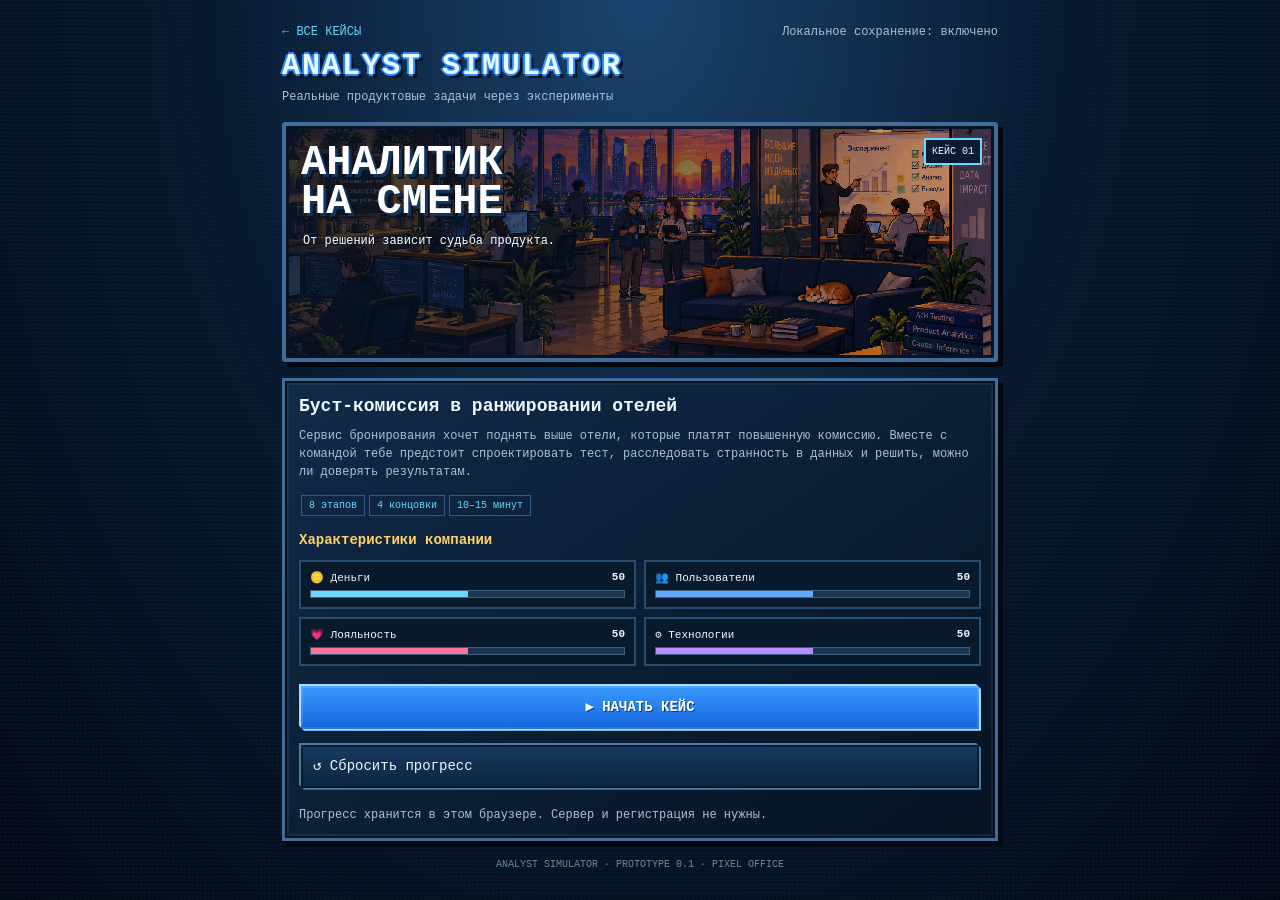
<file: cases/hotel-commission.html>
<!doctype html>
<html lang="ru">
<head>
<meta charset="utf-8">
<meta name="viewport" content="width=device-width,initial-scale=1,viewport-fit=cover">
<meta name="theme-color" content="#071426">
<title>Analyst Simulator — Буст-комиссия в отелях</title>
<link rel="preload" as="image" href="../images/backgrounds/bg_meeting.png"><link rel="preload" as="image" href="../images/characters/elena_smile.png"><link rel="stylesheet" href="../engine/styles.css">

</head>
<body>
<div class="app">
  <div class="topbar"><a href="../index.html" style="color:var(--cyan);text-decoration:none">← ВСЕ КЕЙСЫ</a><span id="saveStatus">Локальное сохранение: включено</span></div>
  <div class="logo">ANALYST SIMULATOR</div>
  <div class="small" style="margin:5px 0 16px">Реальные продуктовые задачи через эксперименты</div>

  <section id="home" class="screen active">
    <div class="hero pixel"><div class="sun"></div><div class="city"></div><div class="hero-badge">КЕЙС 01</div><div class="hero-title">АНАЛИТИК<br>НА СМЕНЕ</div><div class="hero-sub">От решений зависит судьба продукта.</div></div>
    <div class="panel" style="padding:14px">
      <h2>Буст-комиссия в ранжировании отелей</h2>
      <p class="small">Сервис бронирования хочет поднять выше отели, которые платят повышенную комиссию. Вместе с командой тебе предстоит спроектировать тест, расследовать странность в данных и решить, можно ли доверять результатам.</p>
      <div class="pill">8 этапов</div><div class="pill">4 концовки</div><div class="pill">10–15 минут</div>
      <h3 style="margin-top:14px">Характеристики компании</h3>
      <div id="homeStats" class="stats"></div>
      <button class="btn primary" onclick="startGame()">▶ НАЧАТЬ КЕЙС</button>
      <button class="btn" onclick="resetProgress()">↺ Сбросить прогресс</button>
      <p class="small" style="margin:10px 0 0">Прогресс хранится в этом браузере. Сервер и регистрация не нужны.</p>
    </div>
  </section>

  <section id="game" class="screen">
    <div class="scene-head"><span id="sceneCounter">СЦЕНА 1 / 7</span><div class="progress"><span id="progressBar" style="width:14%"></span></div><button class="btn" style="width:auto;padding:5px 8px;margin:0" onclick="goHome()">⌂</button></div>
    <div id="sceneArt" class="scene-art">
      <img id="sprite" class="character-sprite" alt="">
      <div class="dialogue-overlay">
        <div id="speaker" class="dialogue-kicker">Елена · директор</div>
        <h2 id="sceneTitle" class="dialogue-title">Новая идея</h2>
        <div id="dialogue" class="speech"></div>
      </div>
    </div>
    <div class="panel scene-content">
      <div id="context" class="note context-note"></div>
      <div class="choice-label">ВЫБЕРИ ДЕЙСТВИЕ</div>
      <div id="choices" class="choices"></div>
      <div id="feedback" class="note" style="display:none"></div>
      <button id="continueBtn" class="btn primary" style="display:none" onclick="continueScene()">ПРОДОЛЖИТЬ →</button>
    </div>
  </section>

  <section id="event" class="screen">
    <div class="panel event-panel" style="padding:18px">
      <div class="scene-head"><span id="eventEyebrow">СОБЫТИЕ</span><span class="pill">КЕЙС 01</span></div>
      <div class="event-icon" id="eventIcon">▶</div>
      <h2 id="eventTitle">Эксперимент запущен</h2>
      <p id="eventText" class="small"></p>
      <div id="eventFacts" class="event-facts"></div>
      <button id="eventButton" class="btn primary" onclick="continueEvent()">ПРОДОЛЖИТЬ →</button>
    </div>
  </section>

  <section id="results" class="screen">
    <div class="panel dashboard" style="padding:14px">
      <div class="scene-head"><span>ЭКСПЕРИМЕНТ · ИТОГИ</span><span class="pill">ДЕНЬ 21 / 21</span></div>
      <div class="dashboard-head"><div><div class="small">EXPERIMENT PLATFORM / HOTEL SEARCH</div><h2 style="margin:5px 0">Hotel Commission Boost</h2><span class="pill">Завершён</span><span class="pill warn-pill">Требуется диагностика</span></div></div>
      <div class="dashboard-grid">
        <div class="dash-card primary-metric"><div class="dash-label">ОСНОВНАЯ МЕТРИКА</div><div class="dash-value positive">+1,8%</div><div class="small">Комиссия на пользователя поиска</div><div class="dash-foot">Статистически значимо по текущему анализу</div></div>
        <div class="dash-card"><div class="dash-label">ЗАЩИТНЫЕ МЕТРИКИ</div><div class="dash-value negative">Риск</div><div class="small">Конверсия и отмены/возвраты ухудшились</div></div>
        <div class="dash-card"><div class="dash-label">КАЧЕСТВО ДАННЫХ</div><div class="dash-value negative">SRM</div><div class="small">p = 0,002 на 8-й день; причина не установлена</div></div>
        <div class="dash-card"><div class="dash-label">ДИЗАЙН</div><div class="dash-value">60 кластеров</div><div class="small">Ожидаемые доли зависят от размера и назначения кластеров</div></div>
      </div>
      <div class="dash-section"><h3>Что видно в данных</h3><div class="result-row"><span>Комиссионная выручка на пользователя поиска</span><strong class="positive">+1,8%</strong></div><div class="result-row"><span>Статистическая значимость</span><strong class="positive">Достигнута*</strong></div><div class="result-row"><span>Конверсия в бронирование</span><strong class="negative">Ухудшилась</strong></div><div class="result-row"><span>Отмены и возвраты</span><strong class="negative">Ухудшились</strong></div><div class="result-row"><span>SRM / корректность распределения</span><strong class="negative">Не объяснено</strong></div></div>
      <div class="note">* Значимость по текущему анализу не гарантирует валидность оценки. Точные размеры ухудшения защитных метрик, p-value основной метрики и доверительный интервал в исходных данных не заданы — они не подставляются искусственно.</div>
      <button class="btn primary" onclick="showFinalDecision()">ПОДГОТОВИТЬ РЕКОМЕНДАЦИЮ →</button>
    </div>
  </section>
  <section id="ending" class="screen">
    <div class="panel" style="padding:14px">
      <div class="scene-head"><span id="endingCounter">ФИНАЛ</span><span class="pill">КЕЙС 01</span></div>
      <div id="endingArt" class="ending-art">🏆</div>
      <div id="endingTitle" class="ending-title">Решение на основе данных</div>
      <p id="endingText" style="font-size:13px;line-height:1.55"></p>
      <div id="endingRating" class="note"></div>
      <h3>Изменение характеристик</h3>
      <div id="endingStats" class="stats"></div>
      <button class="btn primary" onclick="showDebrief()">ПОСМОТРЕТЬ РАЗБОР →</button>
      <button class="btn" onclick="goHome()">В ГЛАВНОЕ МЕНЮ</button>
    </div>
  </section>

  <section id="debrief" class="screen">
    <div class="panel" style="padding:14px">
      <div class="scene-head"><span>ПОСЛЕ ИГРЫ</span><span class="pill">РАЗБОР</span></div>
      <h2>Что важно запомнить</h2>
      <div id="debriefContent"></div>
      <h3 style="margin-top:16px">Твои решения</h3>
      <div id="decisionHistory"></div>
      <button class="btn primary" onclick="startGame()">↻ ПРОЙТИ ЕЩЁ РАЗ</button>
      <button class="btn" onclick="goHome()">В ГЛАВНОЕ МЕНЮ</button>
    </div>
  </section>
  <div class="footer">ANALYST SIMULATOR · PROTOTYPE 0.1 · PIXEL OFFICE</div>
</div>
<script src="../engine/engine.js"></script>
<script src="hotel-commission.js"></script>
</body>
</html>
</file>
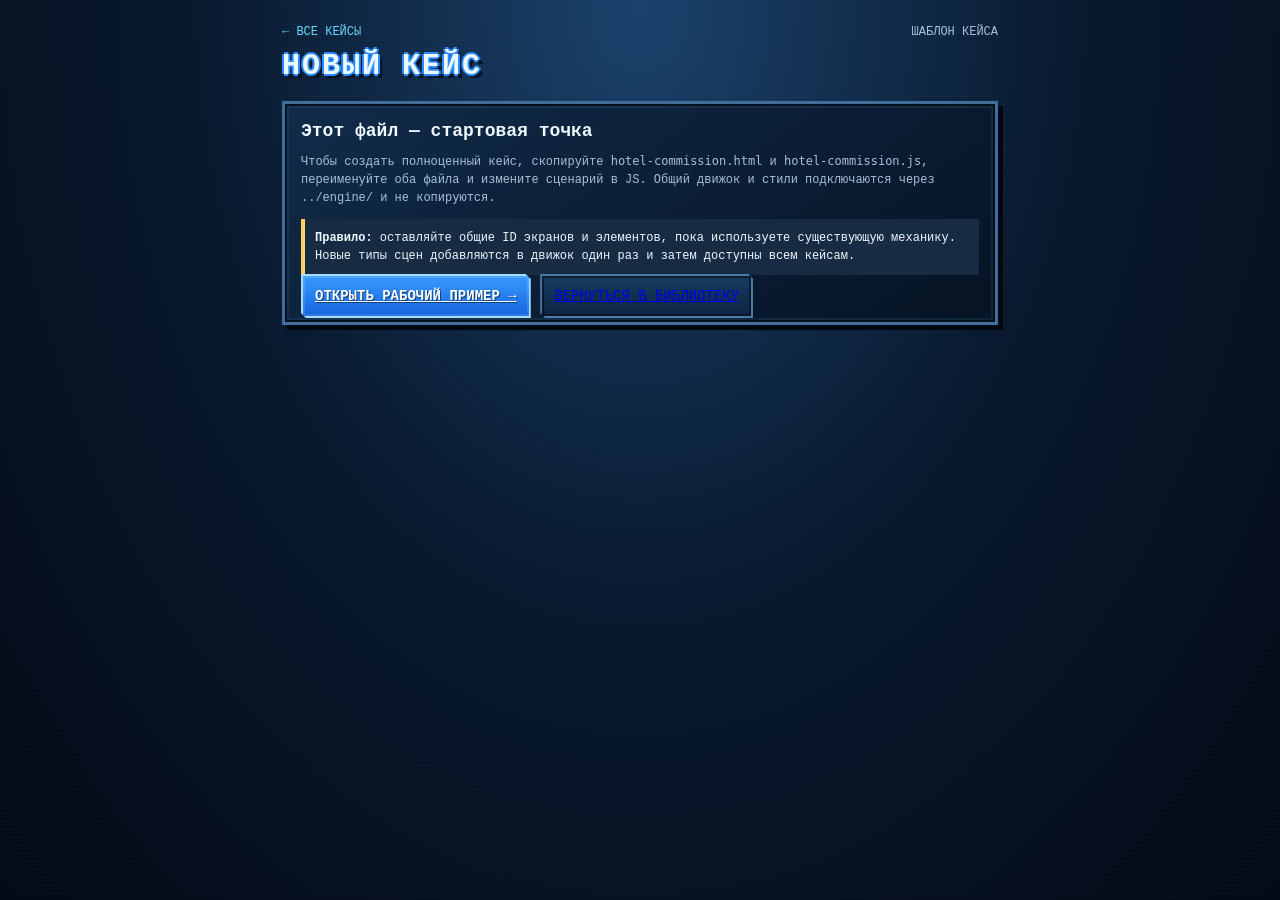
<file: cases/template.html>
<!doctype html>
<html lang="ru">
<head>
<meta charset="utf-8"><meta name="viewport" content="width=device-width,initial-scale=1">
<title>Шаблон нового кейса — Analyst Simulator</title>
<link rel="stylesheet" href="../engine/styles.css">
</head><body><div class="app">
<div class="topbar"><a href="../index.html" style="color:var(--cyan);text-decoration:none">← ВСЕ КЕЙСЫ</a><span>ШАБЛОН КЕЙСА</span></div>
<div class="logo">НОВЫЙ КЕЙС</div>
<div class="panel" style="padding:16px;margin-top:18px">
<h2>Этот файл — стартовая точка</h2>
<p class="small">Чтобы создать полноценный кейс, скопируйте <code>hotel-commission.html</code> и <code>hotel-commission.js</code>, переименуйте оба файла и измените сценарий в JS. Общий движок и стили подключаются через ../engine/ и не копируются.</p>
<div class="note"><strong>Правило:</strong> оставляйте общие ID экранов и элементов, пока используете существующую механику. Новые типы сцен добавляются в движок один раз и затем доступны всем кейсам.</div>
<a class="btn primary case-link" href="hotel-commission.html">ОТКРЫТЬ РАБОЧИЙ ПРИМЕР →</a>
<a class="btn case-link" href="../index.html">ВЕРНУТЬСЯ В БИБЛИОТЕКУ</a>
</div></div></body></html>
</file>
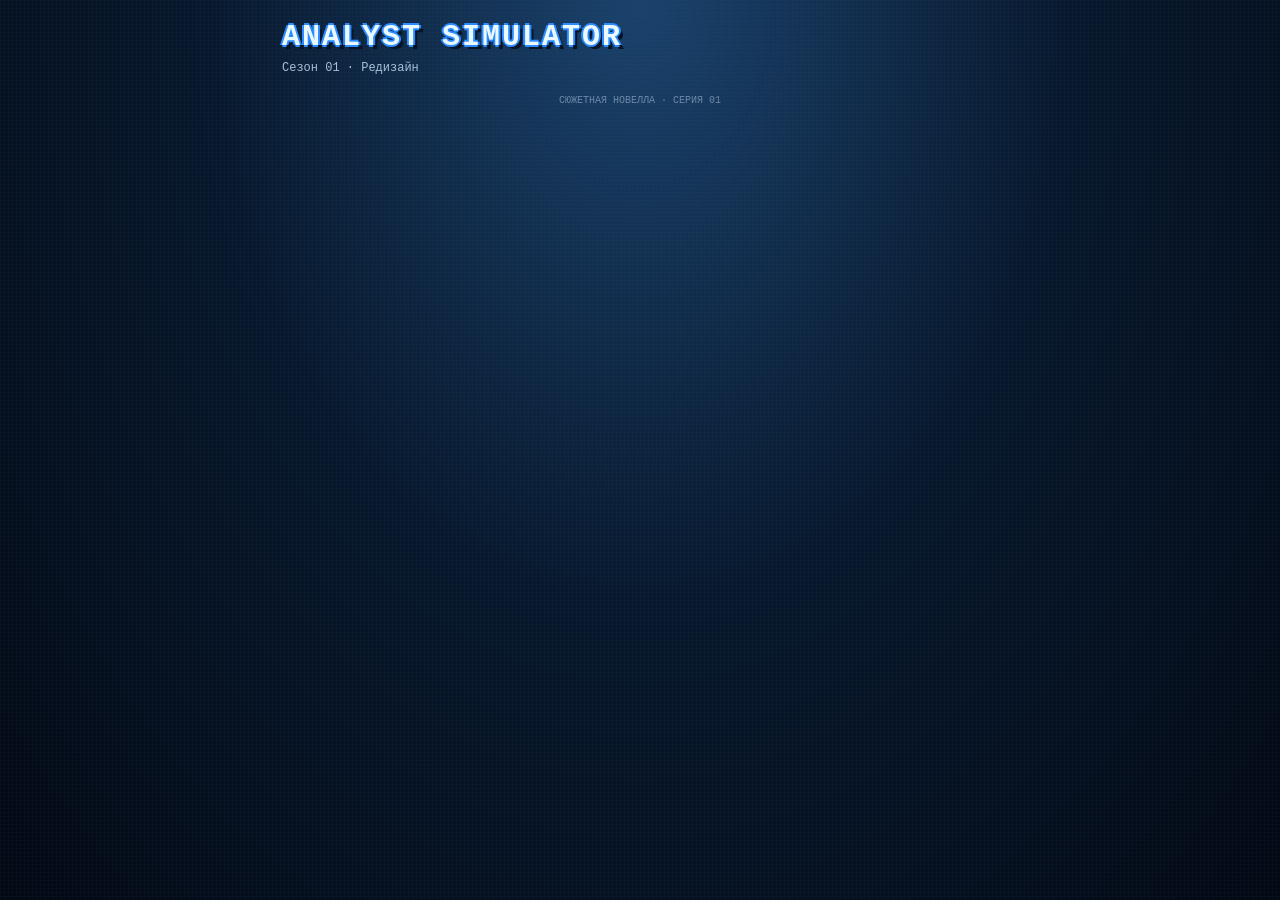
<file: episodes/episode-01.html>
<!doctype html><html lang="ru"><head><meta charset="utf-8"><meta name="viewport" content="width=device-width,initial-scale=1,viewport-fit=cover"><meta name="theme-color" content="#071426"><title>Analyst Simulator — Эпизод 1</title><link rel="stylesheet" href="../engine/styles.css"><link rel="stylesheet" href="episode.css"></head><body data-episode="1"><div class="app"><div class="logo">ANALYST SIMULATOR</div><div class="small" style="margin:5px 0 14px">Сезон 01 · Редизайн</div><main id="episodeRoot"></main><div class="footer">СЮЖЕТНАЯ НОВЕЛЛА · СЕРИЯ 01</div></div><script src="https://telegram.org/js/telegram-web-app.js"></script><script src="../image-preloader.js"></script><script src="../cloud-sync.js"></script><script src="../episodes.js"></script><script src="episode-01-player.js"></script></body></html>
</file>
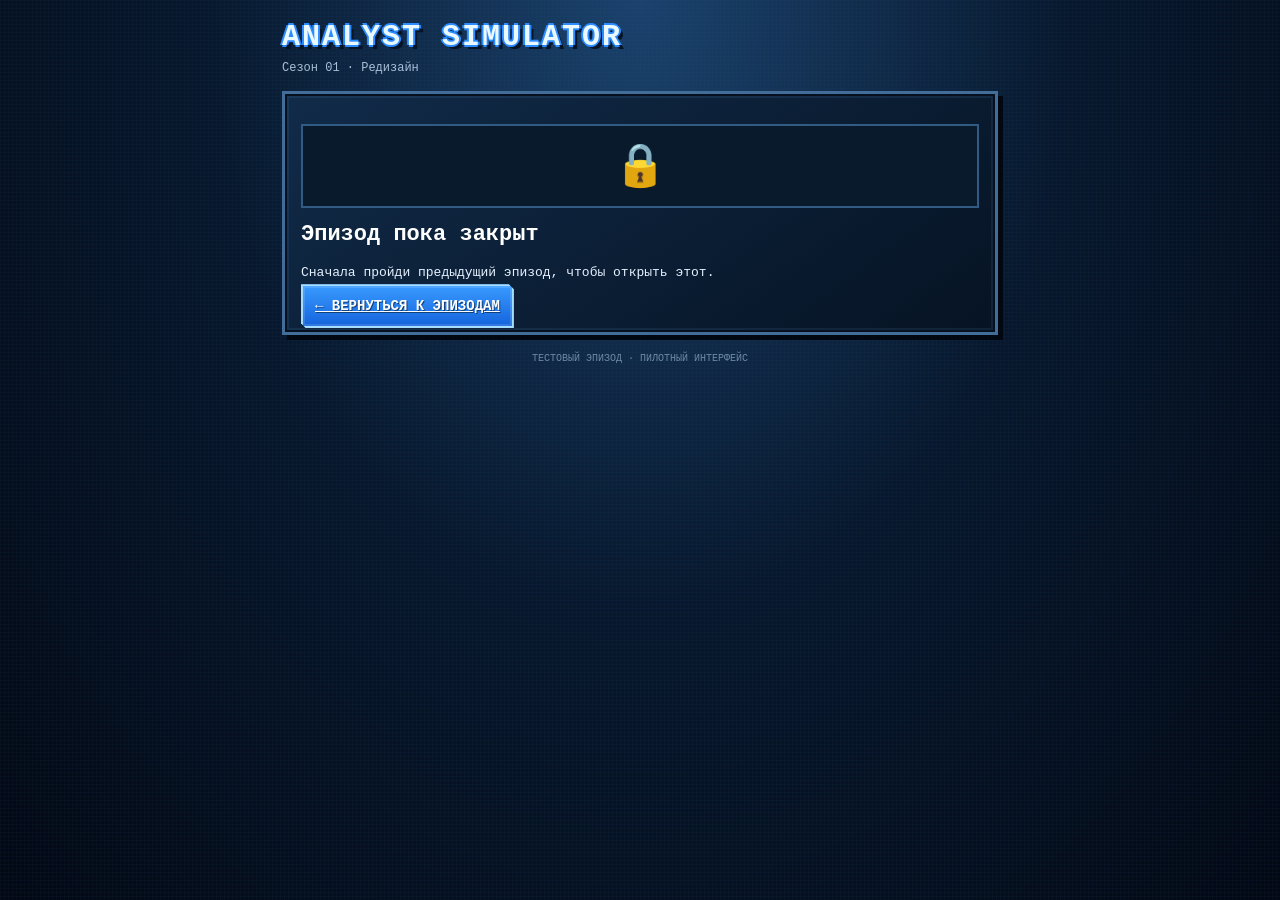
<file: episodes/episode-02.html>
<!doctype html><html lang="ru"><head><meta charset="utf-8"><meta name="viewport" content="width=device-width,initial-scale=1,viewport-fit=cover"><meta name="theme-color" content="#071426"><title>Analyst Simulator — Эпизод 2</title><link rel="stylesheet" href="../engine/styles.css"><link rel="stylesheet" href="episode.css"></head><body data-episode="2"><div class="app"><div class="logo">ANALYST SIMULATOR</div><div class="small" style="margin:5px 0 14px">Сезон 01 · Редизайн</div><main id="episodeRoot"></main><div class="footer">ТЕСТОВЫЙ ЭПИЗОД · ПИЛОТНЫЙ ИНТЕРФЕЙС</div></div><script src="https://telegram.org/js/telegram-web-app.js"></script><script src="../image-preloader.js"></script><script src="../cloud-sync.js"></script><script src="../episodes.js"></script><script src="episode-player.js"></script></body></html>
</file>
<file: engine/styles.css>
:root{--bg:#071426;--panel:#0d2038;--panel2:#102945;--line:#315b83;--cyan:#6bd9ff;--blue:#2887ff;--gold:#ffd166;--green:#8cf0a8;--red:#ff6d7d;--text:#eff7ff;--muted:#a9c0d8}
*{box-sizing:border-box}
body{margin:0;background-color:#06101f;background-image:linear-gradient(rgba(40,90,140,.07) 1px,transparent 1px),linear-gradient(90deg,rgba(40,90,140,.07) 1px,transparent 1px),radial-gradient(ellipse at top,#1b426c 0,#08172b 48%,#030812 100%);background-size:4px 4px,4px 4px,auto;color:var(--text);font-family:"Courier New",monospace;min-height:100vh;image-rendering:pixelated}
button{font:inherit;cursor:pointer;color:inherit}
button:focus-visible{outline:3px solid var(--gold);outline-offset:3px}
.app{max-width:760px;margin:0 auto;padding:12px 12px 32px}
.topbar{display:flex;align-items:center;justify-content:space-between;gap:10px;color:var(--muted);font-size:12px;margin:3px 0 12px}
.logo{font-weight:900;letter-spacing:2px;color:#eaf8ff;text-shadow:2px 0 #2b8bff,-2px 0 #2b8bff,0 2px #2b8bff,0 -2px #2b8bff,4px 4px #071426;font-size:clamp(21px,5vw,30px);line-height:1.05}
.pixel{border:3px solid var(--line);box-shadow:inset 0 0 0 2px #06101f,4px 4px 0 #020812;border-radius:3px}
.panel{background:linear-gradient(145deg,rgba(17,43,73,.99),rgba(6,19,35,.99));border:3px solid #426d99;box-shadow:inset 0 0 0 2px #06101f,inset 0 0 0 4px rgba(91,150,205,.12),5px 5px 0 #020812;border-radius:0;position:relative}
.hero{height:220px;position:relative;overflow:hidden;background:linear-gradient(90deg,rgba(7,20,38,.82) 0%,rgba(7,20,38,.48) 55%,rgba(7,20,38,.18) 100%),url("../images/backgrounds/bg_office.png") center 52% / cover no-repeat;margin-bottom:16px;border:4px solid #426d99;box-shadow:inset 0 0 0 3px #071426,5px 5px 0 #020812}
.city{position:absolute;bottom:0;width:100%;height:88px;background:linear-gradient(90deg,#101b34 0 8%,transparent 8% 10%,#172746 10% 22%,transparent 22% 25%,#0b1b31 25% 38%,transparent 38% 41%,#172746 41% 57%,transparent 57% 60%,#0b1b31 60% 75%,transparent 75% 78%,#142743 78% 100%);border-top:4px solid #152b4b}
.city:after{content:"";position:absolute;inset:12px 0 0;background:repeating-linear-gradient(90deg,transparent 0 12px,#ffd166 12px 16px,transparent 16px 25px),repeating-linear-gradient(0deg,transparent 0 15px,rgba(103,190,255,.25) 15px 18px,transparent 18px 28px);opacity:.72}
.sun{display:none}.hero .city{display:none}
.hero-title{position:absolute;left:15px;top:18px;max-width:75%;font-size:clamp(26px,7vw,42px);font-weight:900;line-height:.95;color:#fff;text-shadow:3px 3px #12345b,5px 5px #071426}
.hero-sub{position:absolute;left:17px;top:108px;font-size:12px;color:#fff;text-shadow:1px 1px #071426}
.hero-badge{position:absolute;right:12px;top:12px;background:#0b1b31;border:2px solid var(--cyan);padding:6px;font-size:10px}
h1,h2,h3,p{margin-top:0}h2{font-size:18px;line-height:1.3;margin-bottom:9px}h3{font-size:14px;color:var(--gold);margin-bottom:8px}
.small{font-size:12px;color:var(--muted);line-height:1.5}.muted{color:var(--muted)}
.btn{width:100%;text-align:left;background:linear-gradient(180deg,#173b60,#0c2541);border:2px solid #4b7ba5;padding:12px;margin:6px 0;box-shadow:3px 3px 0 #020812,inset 0 0 0 2px rgba(2,12,24,.6);line-height:1.35;font-size:13px;position:relative;clip-path:polygon(0 0,calc(100% - 5px) 0,100% 5px,100% 100%,5px 100%,0 calc(100% - 5px))}
.btn:hover{background:linear-gradient(180deg,#23527e,#123557);border-color:var(--cyan);transform:translate(-1px,-1px);box-shadow:4px 4px 0 #020812,inset 0 0 0 2px rgba(2,12,24,.6)}
.btn.primary{background:linear-gradient(180deg,#399aff,#1464dc);border-color:#a5ddff;text-align:center;font-weight:bold;color:white;text-shadow:1px 1px #124078;box-shadow:3px 3px 0 #020812,inset 0 0 0 2px rgba(255,255,255,.12)}
.btn.primary:hover{background:#4b9cff}
.btn.good{border-color:#4b7ba5}
.btn.warn{border-color:var(--gold)}
.btn.danger{border-color:var(--red)}
.screen{display:none}.screen.active{display:block}
.stats{display:grid;grid-template-columns:1fr 1fr;gap:8px;margin:12px 0}
.stat{background:#091a2c;border:2px solid #294d70;padding:9px;font-size:11px}
.stat-head{display:flex;justify-content:space-between;gap:6px;margin-bottom:6px}
.bar{height:8px;background:#1c3550;border:1px solid #3c5f80}.bar span{display:block;height:100%;background:var(--cyan)}
.stat:nth-child(2) .bar span{background:#63a8ff}.stat:nth-child(3) .bar span{background:#ff7595}.stat:nth-child(4) .bar span{background:#ba8bff}
.scene-head{display:flex;justify-content:space-between;align-items:center;gap:8px;margin-bottom:9px;font-size:11px;color:var(--muted)}
.progress{height:7px;background:#091625;border:1px solid #315b83;flex:1}.progress span{display:block;height:100%;background:linear-gradient(90deg,#2585ff,#6bd9ff)}
.scene-art{height:165px;position:relative;overflow:hidden;background:linear-gradient(180deg,#182e53 0%,#335d80 48%,#243d57 49%,#0b1c30 100%);margin-bottom:12px;border:3px solid #426d99;box-shadow:inset 0 0 0 2px #071426,3px 3px 0 #020812}
.scene-art.office:before{content:"";position:absolute;left:0;right:0;top:0;height:15px;background:#101f36;border-bottom:3px solid #47729a}
.window{position:absolute;top:20px;left:12px;width:36%;height:60px;border:3px solid #547ca0;background:linear-gradient(180deg,#ffb878,#d87876 48%,#233f6c 49%);box-shadow:inset 0 0 0 3px #142b49}
.window:after{content:"";position:absolute;left:48%;top:0;bottom:0;width:4px;background:#547ca0}
.shelf{position:absolute;right:10px;top:22px;width:30%;height:48px;background:#102640;border:3px solid #456b8d}
.shelf:after{content:"▰ ▰ ▰";font-size:12px;color:#ffd166;position:absolute;left:5px;top:8px}
.desk{position:absolute;bottom:14px;left:7%;width:86%;height:28px;background:#754d48;border:3px solid #b57966}
.desk:after{content:"";position:absolute;right:14%;top:-24px;width:48px;height:25px;background:#0a1423;border:3px solid #5d8ab2;box-shadow:0 0 0 3px #071426}
.sprite{position:absolute;bottom:36px;left:38%;width:52px;height:61px;background:#183b5a;border:3px solid #071426;box-shadow:inset 0 0 0 3px #47749b,5px 4px 0 rgba(2,8,18,.45);image-rendering:pixelated}
.sprite:before{content:"";position:absolute;width:28px;height:28px;top:-29px;left:8px;background:#d99b76;border:3px solid #071426;box-shadow:inset 0 7px #49352f,7px 5px 0 -3px #d99b76,-7px 5px 0 -3px #d99b76}
.sprite:after{content:"";position:absolute;left:5px;top:-32px;width:34px;height:11px;background:#27354d;border:2px solid #071426;box-shadow:4px 7px 0 -3px #27354d,-4px 7px 0 -3px #27354d}
.sprite.woman{left:43%;background:#7d355b}.sprite.woman:before{box-shadow:inset 0 7px #4a2b25}
.speech{background:#e8f2ff;color:#0b1b31;border:3px solid #7ba6cf;box-shadow:4px 4px 0 #020812,inset 0 0 0 2px #c8e1fb;padding:13px;font-family:"Courier New",monospace;font-size:13px;line-height:1.5;margin:10px 0;position:relative}
.speaker{color:var(--cyan);font-size:12px;font-weight:bold;margin-bottom:5px}
.choices{margin-top:12px}.btn.selected{border-color:var(--gold)!important;background:linear-gradient(180deg,#594b2a,#332e26)!important;box-shadow:3px 3px 0 #020812,inset 0 0 0 2px rgba(255,209,102,.15)}.section-tag{color:var(--gold);letter-spacing:1px;font-size:11px;text-transform:uppercase}
.choice-label{font-size:11px;color:var(--gold);margin:14px 0 5px}
.note{border-left:4px solid var(--gold);background:#172b42;padding:10px;font-size:12px;line-height:1.5;margin:12px 0}
.metric-grid{display:grid;grid-template-columns:1fr 1fr;gap:8px}
.metric{padding:10px;background:#0a1b2e;border:2px solid #294d70;font-size:11px}
.metric strong{display:block;color:var(--cyan);font-size:16px;margin-top:5px}
.result-row{display:flex;justify-content:space-between;gap:10px;padding:10px;border-bottom:1px solid #294d70;font-size:12px}
.positive{color:var(--green)}.negative{color:var(--red)}
.ending-title{font-size:24px;line-height:1.1;color:var(--gold);text-shadow:2px 2px #071426;margin:6px 0 12px}
.ending-art{height:130px;display:flex;align-items:center;justify-content:center;font-size:52px;background:linear-gradient(180deg,#203e68,#f3a36f 70%,#0c213a 71%);border:3px solid var(--line);margin-bottom:12px}
.footer{margin-top:18px;text-align:center;color:#6e8aa6;font-size:10px}
.pill{display:inline-block;padding:4px 7px;border:1px solid var(--line);color:var(--cyan);font-size:10px;margin:2px}
@media(min-width:600px){.app{padding:22px}.hero{height:240px}.scene-art{height:170px}.speech{font-size:14px}.btn{font-size:14px}}

/* Actual pixel-art assets */
.scene-art{height:clamp(210px,42vw,310px);background-size:cover;background-position:center 35%;background-repeat:no-repeat;image-rendering:pixelated;isolation:isolate}
.scene-art:before{content:"";position:absolute;inset:0;background:linear-gradient(0deg,rgba(4,10,22,.25),transparent 55%);z-index:0}
.scene-art .window,.scene-art .shelf,.scene-art .desk{display:none!important}
.character-sprite{position:absolute;z-index:1;bottom:-8%;right:3%;height:112%;width:auto;max-width:62%;object-fit:contain;object-position:bottom;image-rendering:pixelated;filter:drop-shadow(3px 3px 0 rgba(2,8,18,.55))}
.scene-art.no-character .character-sprite{display:none}
/* RPG dialogue overlay: character and location remain visible behind the speech window */
.scene-art{height:clamp(350px,58vh,520px);margin-bottom:10px;background-position:center 42%}
.scene-art:after{content:"";position:absolute;inset:0;z-index:0;background:linear-gradient(90deg,rgba(3,12,25,.28),transparent 65%),linear-gradient(0deg,rgba(3,10,20,.28),transparent 45%);pointer-events:none}
.character-sprite{height:96%;max-width:64%;right:0;bottom:-2%;z-index:1}
.dialogue-overlay{position:absolute;z-index:2;left:12px;top:12px;width:min(57%,390px);max-height:calc(100% - 24px);overflow:auto;background:rgba(8,25,45,.94);border:3px solid #78a8d4;box-shadow:4px 4px 0 rgba(1,7,16,.8),inset 0 0 0 2px #0a1b30;padding:11px;color:#eff7ff}
.dialogue-kicker{font-size:clamp(10px,2.7vw,13px);font-weight:bold;color:var(--cyan);margin-bottom:7px;line-height:1.3}
.dialogue-title{font-size:clamp(15px,3.8vw,21px);line-height:1.15;margin:0 0 8px;color:#fff}
.dialogue-overlay .speech{margin:0;background:transparent;color:#eff7ff;border:0;box-shadow:none;padding:0;font-size:clamp(12px,2.9vw,15px);line-height:1.45}
.scene-content{padding:10px 12px}
@media(max-width:520px){.scene-art{height:clamp(360px,58svh,500px)}.dialogue-overlay{left:8px;top:8px;width:58%;padding:9px;max-height:78%}.character-sprite{height:78%;max-width:72%;right:-2%;bottom:-1%}.dialogue-kicker{font-size:10px}.dialogue-title{font-size:15px}.dialogue-overlay .speech{font-size:12px;line-height:1.4}.scene-content{padding:9px}.context-note{font-size:11px;padding:8px;margin:8px 0}.choice-label{margin:9px 0 4px}.choices{margin-top:6px}.btn{padding:9px 10px;margin:4px 0;font-size:12px}}
@media(min-width:600px){.scene-art{height:clamp(360px,58vh,500px)}}
.ending-art{height:clamp(210px,52vw,340px);margin:10px 0 14px;border:3px solid #426d99;box-shadow:inset 0 0 0 2px #071426,3px 3px 0 #020812;background-size:cover;background-position:center;background-repeat:no-repeat;image-rendering:pixelated;border-radius:2px}

/* Batch update: narrative-first screens, event cards, dashboard and typewriter */
.context-note{display:none!important}
.scene-content{padding:10px 12px 12px}
.scene-art{height:clamp(330px,55svh,500px)}
.dialogue-overlay{width:min(62%,430px);background:rgba(5,19,35,.94);border-color:#6bd9ff}
.dialogue-kicker{color:#6bd9ff;text-transform:uppercase;letter-spacing:.5px}
.dialogue-overlay .speech{min-height:3em}
.dialogue-overlay.typing{cursor:pointer}
.dialogue-hint{font-size:10px;color:#9bb9d6;margin-top:8px}
.event-panel{min-height:60vh;display:flex;flex-direction:column;justify-content:center}
.event-icon{font-size:42px;color:var(--cyan);margin:18px 0 8px;text-shadow:3px 3px #071426}
.event-facts{margin:18px 0;border-top:1px solid var(--line)}
.event-fact{display:flex;justify-content:space-between;gap:16px;padding:11px 0;border-bottom:1px solid var(--line);font-size:12px}
.event-fact span{color:var(--muted)}
.dashboard-head{border-bottom:1px solid var(--line);padding:6px 0 14px;margin-bottom:12px}
.dashboard-grid{display:grid;grid-template-columns:repeat(2,minmax(0,1fr));gap:9px;margin:12px 0}
.dash-card{background:#091a2c;border:2px solid #294d70;padding:12px;min-width:0}
.primary-metric{border-color:#4d8fc5}
.dash-label{font-size:10px;color:var(--muted);letter-spacing:.6px}
.dash-value{font-size:clamp(20px,5vw,28px);font-weight:bold;margin:8px 0 5px;color:var(--cyan)}
.dash-foot{font-size:10px;color:var(--muted);margin-top:10px;padding-top:8px;border-top:1px solid #294d70}
.dash-section{margin:18px 0}
.warn-pill{color:var(--gold);border-color:#92763c}
@media(max-width:520px){.dialogue-overlay{width:63%;max-height:78%}.scene-art{height:clamp(340px,56svh,470px)}.dashboard-grid{gap:7px}.dash-card{padding:9px}.event-fact{font-size:11px}}
</file>
<file: episodes/episode.css>
body{overflow-x:hidden}.back-link{color:var(--cyan);text-decoration:none}.episode-art{margin-top:10px;min-height:340px}.episode-controls{padding:12px;margin-top:14px}.control-row{display:grid;grid-template-columns:1fr 1.4fr;gap:8px;margin-top:8px}.control-row .btn{margin:4px 0}.summary-panel{padding:16px;margin-top:10px}.summary-panel h1{font-size:22px;line-height:1.2;margin:10px 0;color:#fff}.summary-book{font-size:42px;color:var(--cyan);text-align:center;padding:14px;border:2px solid #315b83;background:#091a2c;margin:14px 0}.summary-paragraph{font-size:13px;line-height:1.65;margin:14px 0;color:#e5f1ff}.summary-index{display:inline-block;color:var(--cyan);font-weight:bold;margin-right:6px}.note-callout{border-left:4px solid var(--gold);background:#172b42;padding:12px;font-size:12px;line-height:1.6;margin:18px 0}.summary-actions{display:flex;flex-direction:column;gap:8px;margin-top:12px}.summary-actions .btn{display:block;width:100%;margin:0;text-align:center;clip-path:none;transform:none;white-space:normal;line-height:1.4}.locked-button{opacity:.7;cursor:not-allowed;border-color:#536579;color:#a9c0d8}.is-locked .episode-thumb{filter:grayscale(.8);opacity:.55}.locked-note-label{font-size:11px;color:var(--gold);padding:10px 0 2px}.dialogue-hint{font-size:10px;color:#9bb9d6;margin-top:8px}.btn:disabled{opacity:.35;cursor:default;transform:none}@media(max-width:520px){.episode-art{height:clamp(350px,58svh,490px)}.summary-panel{padding:12px}.summary-paragraph{font-size:12px}}
</file>
